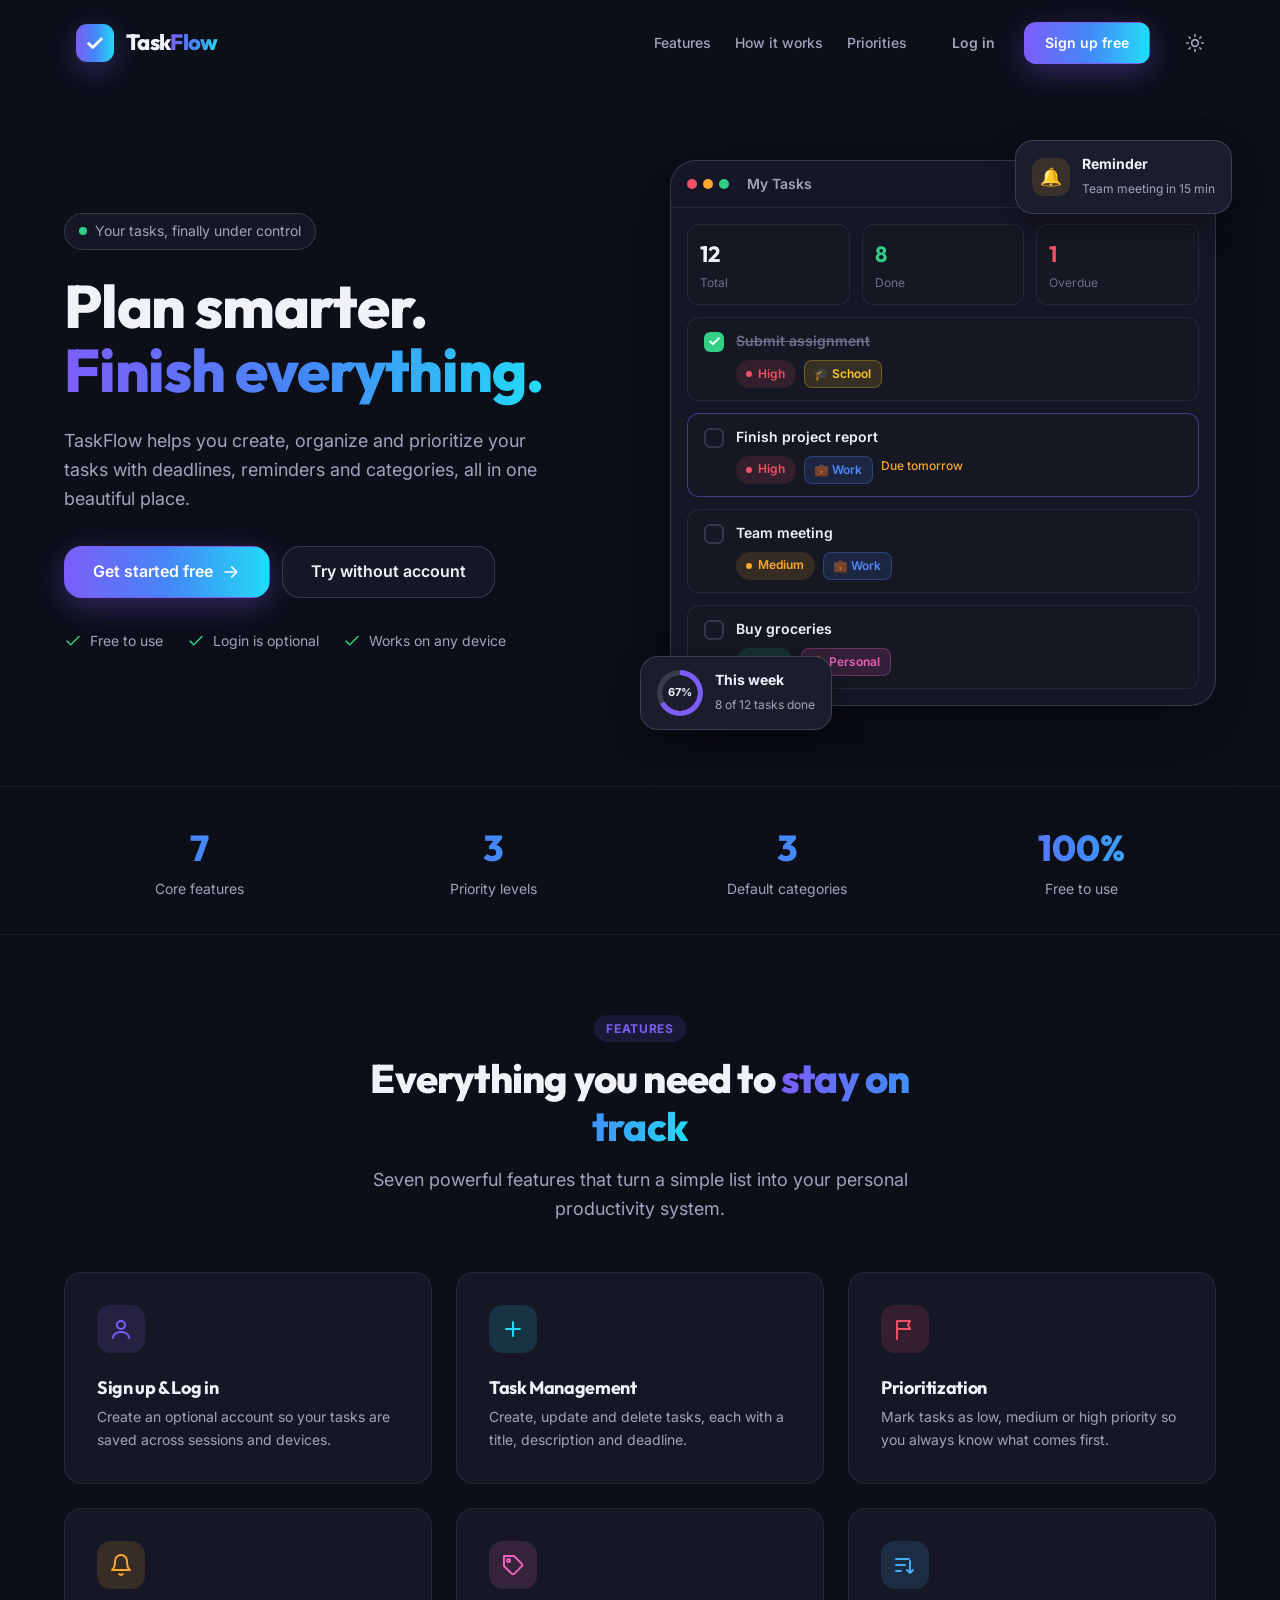
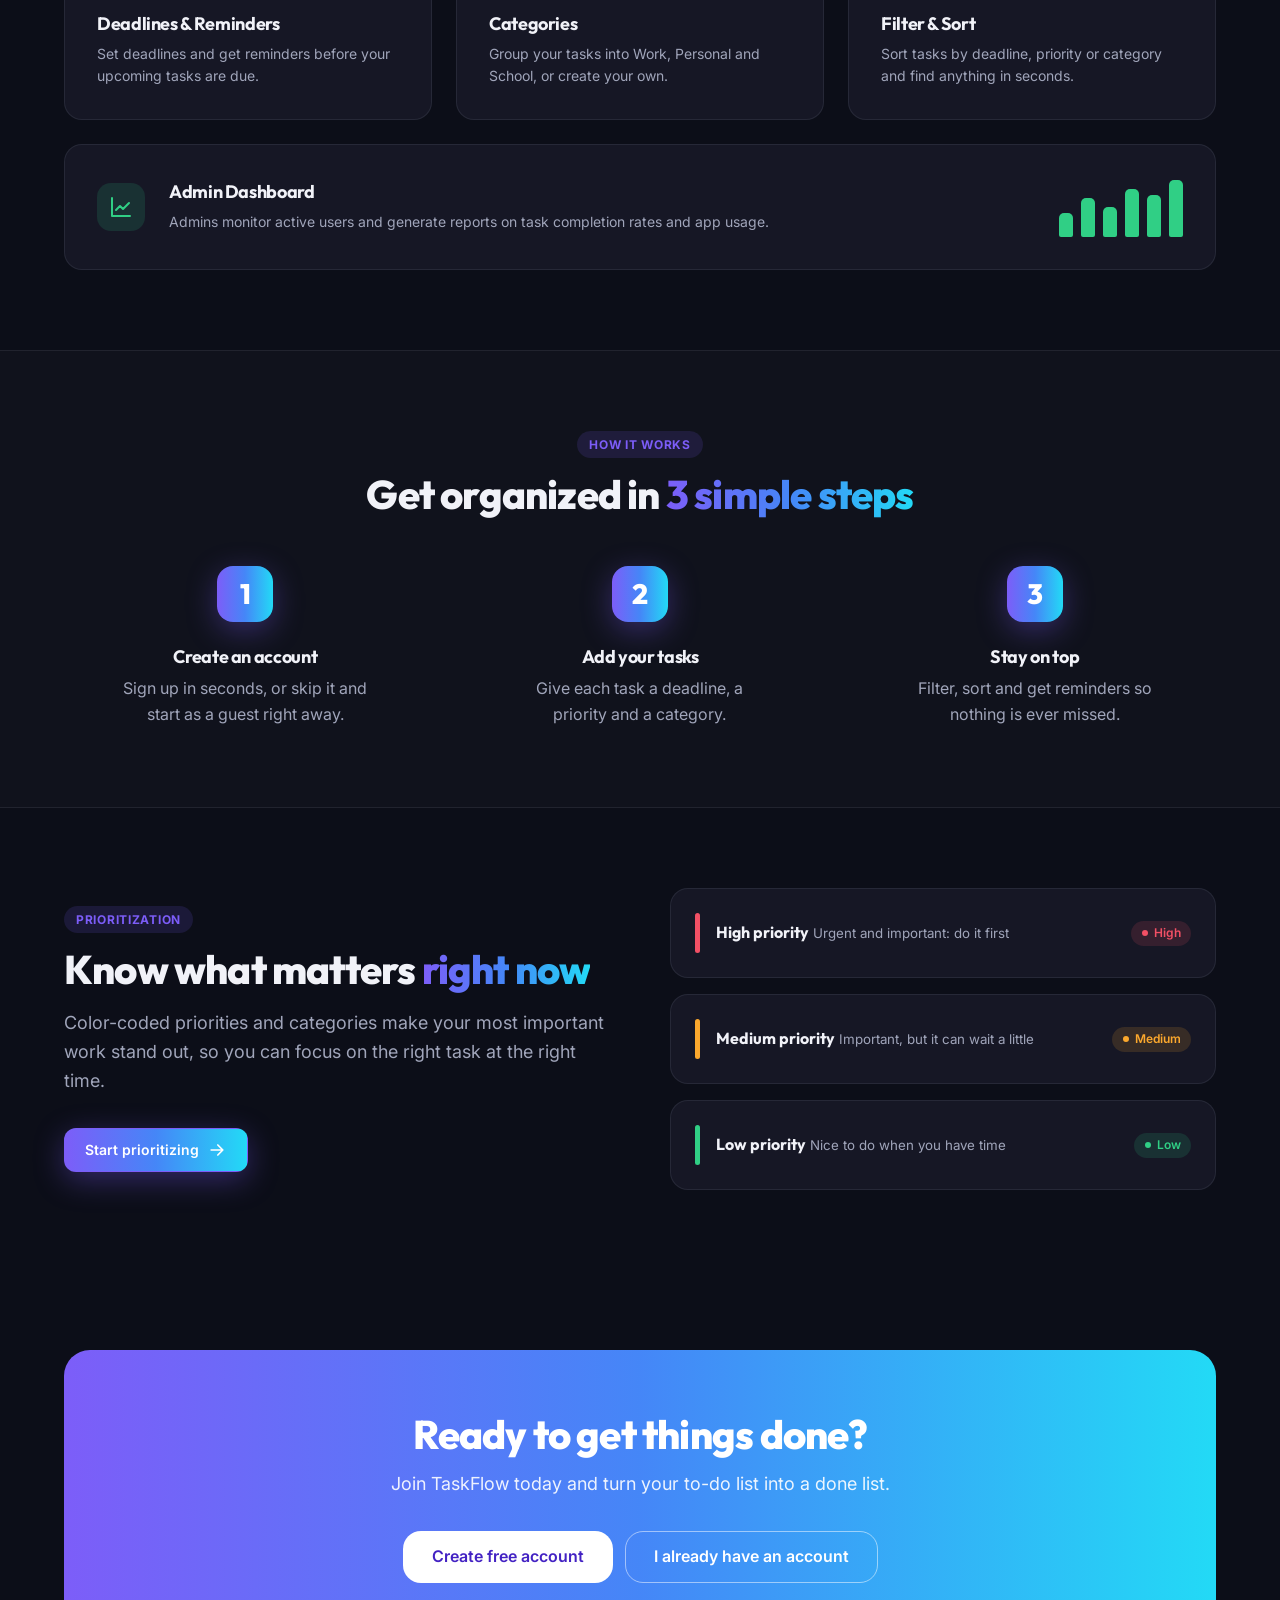
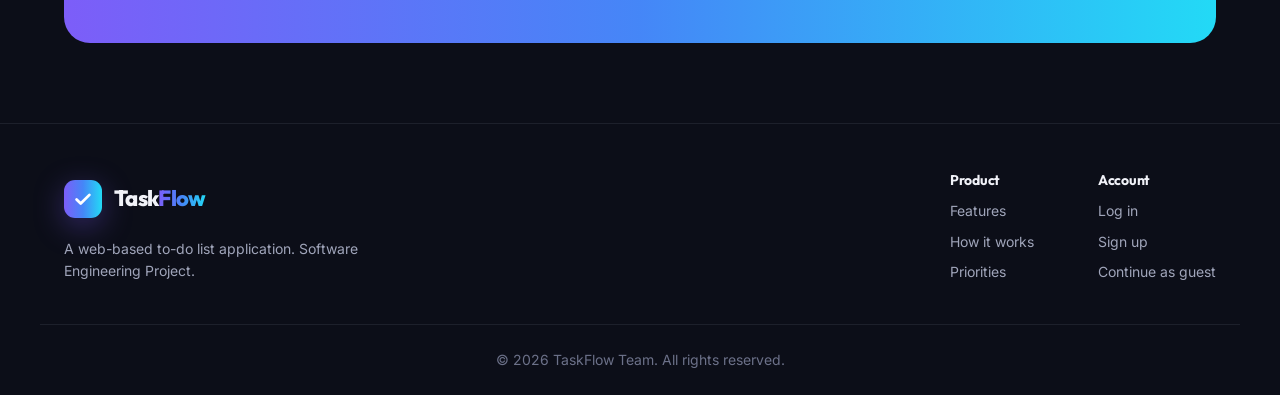
<file: index.html>
<!DOCTYPE html>
<html lang="en" data-theme="dark">
<head>
  <meta charset="UTF-8">
  <meta name="viewport" content="width=device-width, initial-scale=1.0">
  <title>TaskFlow · Organize Your Tasks, Deadlines & Priorities</title>
  <meta name="description" content="TaskFlow is a web-based to-do list app to create, organize and prioritize tasks with deadlines, reminders, categories, filtering and sorting.">
  <link rel="stylesheet" href="css/main.css">
  <link rel="stylesheet" href="css/landing.css">
</head>
<body class="landing">

  <!-- ===================== HEADER ===================== -->
  <header class="site-header" id="site-header">
    <div class="container header-inner">
      <a href="index.html" class="brand" id="header-brand">
        <span class="brand-logo">
          <svg class="icon" viewBox="0 0 24 24"><path d="M5 12.5l4.5 4.5L19 7.5"/></svg>
        </span>
        <span>Task<span class="text-gradient">Flow</span></span>
      </a>

      <nav class="site-nav" id="site-nav" aria-label="Main">
        <a href="#features" class="site-nav-link">Features</a>
        <a href="#how-it-works" class="site-nav-link">How it works</a>
        <a href="#priorities" class="site-nav-link">Priorities</a>
        <div class="site-nav-actions">
          <a href="Pages/login.html" class="btn btn-ghost" id="header-login-btn">Log in</a>
          <a href="Pages/register.html" class="btn btn-primary" id="header-signup-btn">Sign up free</a>
        </div>
      </nav>

      <div class="header-tools">
        <button class="btn-icon" id="theme-toggle" aria-label="Change theme"></button>
        <button class="btn-icon nav-toggle" id="nav-toggle" aria-label="Open menu" aria-expanded="false">
          <svg class="icon" viewBox="0 0 24 24"><path d="M3 6h18M3 12h18M3 18h18"/></svg>
        </button>
      </div>
    </div>
  </header>

  <main>
    <!-- ===================== HERO ===================== -->
    <section class="hero" id="hero">
      <div class="container hero-inner">
        <div class="hero-text">
          <span class="pill reveal">
            <span class="pill-dot"></span> Your tasks, finally under control
          </span>

          <h1 class="hero-title reveal">
            Plan smarter.<br>
            <span class="text-gradient">Finish everything.</span>
          </h1>

          <p class="hero-subtitle reveal">
            TaskFlow helps you create, organize and prioritize your tasks with deadlines,
            reminders and categories, all in one beautiful place.
          </p>

          <div class="hero-actions reveal">
            <a href="Pages/register.html" class="btn btn-primary btn-lg" id="hero-get-started">
              Get started free
              <svg class="icon" viewBox="0 0 24 24"><path d="M5 12h14M13 6l6 6-6 6"/></svg>
            </a>
            <a href="Pages/tasks.html" class="btn btn-secondary btn-lg" id="hero-guest-btn">
              Try without account
            </a>
          </div>

          <ul class="hero-points reveal">
            <li><svg class="icon" viewBox="0 0 24 24"><path d="M20 6L9 17l-5-5"/></svg> Free to use</li>
            <li><svg class="icon" viewBox="0 0 24 24"><path d="M20 6L9 17l-5-5"/></svg> Login is optional</li>
            <li><svg class="icon" viewBox="0 0 24 24"><path d="M20 6L9 17l-5-5"/></svg> Works on any device</li>
          </ul>
        </div>

        <!-- App preview (built with HTML/CSS, no image) -->
        <div class="hero-visual reveal" aria-hidden="true">
          <div class="mockup">
            <div class="mockup-bar">
              <span></span><span></span><span></span>
              <p>My Tasks</p>
            </div>

            <div class="mockup-body">
              <div class="mockup-stats">
                <div><strong>12</strong><small>Total</small></div>
                <div><strong class="text-success">8</strong><small>Done</small></div>
                <div><strong class="text-danger">1</strong><small>Overdue</small></div>
              </div>

              <div class="mockup-task">
                <span class="mockup-check done"></span>
                <div class="mockup-task-info">
                  <p class="done-text">Submit assignment</p>
                  <div class="mockup-meta">
                    <span class="badge badge-high">High</span>
                    <span class="tag" style="--tag-color: var(--cat-school)">🎓 School</span>
                  </div>
                </div>
              </div>

              <div class="mockup-task active">
                <span class="mockup-check"></span>
                <div class="mockup-task-info">
                  <p>Finish project report</p>
                  <div class="mockup-meta">
                    <span class="badge badge-high">High</span>
                    <span class="tag" style="--tag-color: var(--cat-work)">💼 Work</span>
                    <small class="mockup-due">Due tomorrow</small>
                  </div>
                </div>
              </div>

              <div class="mockup-task">
                <span class="mockup-check"></span>
                <div class="mockup-task-info">
                  <p>Team meeting</p>
                  <div class="mockup-meta">
                    <span class="badge badge-medium">Medium</span>
                    <span class="tag" style="--tag-color: var(--cat-work)">💼 Work</span>
                  </div>
                </div>
              </div>

              <div class="mockup-task">
                <span class="mockup-check"></span>
                <div class="mockup-task-info">
                  <p>Buy groceries</p>
                  <div class="mockup-meta">
                    <span class="badge badge-low">Low</span>
                    <span class="tag" style="--tag-color: var(--cat-personal)">🏠 Personal</span>
                  </div>
                </div>
              </div>
            </div>
          </div>

          <!-- Floating cards -->
          <div class="float-card float-reminder">
            <span class="float-icon">🔔</span>
            <div>
              <strong>Reminder</strong>
              <small>Team meeting in 15 min</small>
            </div>
          </div>

          <div class="float-card float-progress">
            <div class="ring" style="--value: 67">
              <span>67%</span>
            </div>
            <div>
              <strong>This week</strong>
              <small>8 of 12 tasks done</small>
            </div>
          </div>
        </div>
      </div>
    </section>

    <!-- ===================== STATS STRIP ===================== -->
    <section class="stats-strip" aria-label="App highlights">
      <div class="container stats-inner">
        <div class="stat-item reveal"><strong data-count="7">0</strong><span>Core features</span></div>
        <div class="stat-item reveal"><strong data-count="3">0</strong><span>Priority levels</span></div>
        <div class="stat-item reveal"><strong data-count="3">0</strong><span>Default categories</span></div>
        <div class="stat-item reveal"><strong data-count="100" data-suffix="%">0</strong><span>Free to use</span></div>
      </div>
    </section>

    <!-- ===================== FEATURES ===================== -->
    <section class="section" id="features">
      <div class="container">
        <div class="section-head reveal">
          <span class="section-label">Features</span>
          <h2 class="section-title">Everything you need to <span class="text-gradient">stay on track</span></h2>
          <p class="section-text">Seven powerful features that turn a simple list into your personal productivity system.</p>
        </div>

        <div class="features-grid">
          <article class="feature-card reveal" style="--feature-color: var(--primary)">
            <div class="feature-icon">
              <svg class="icon" viewBox="0 0 24 24"><circle cx="12" cy="8" r="4"/><path d="M4 21c0-4 4-6 8-6s8 2 8 6"/></svg>
            </div>
            <h3>Sign up &amp; Log in</h3>
            <p>Create an optional account so your tasks are saved across sessions and devices.</p>
          </article>

          <article class="feature-card reveal" style="--feature-color: var(--accent)">
            <div class="feature-icon">
              <svg class="icon" viewBox="0 0 24 24"><path d="M12 5v14M5 12h14"/></svg>
            </div>
            <h3>Task Management</h3>
            <p>Create, update and delete tasks, each with a title, description and deadline.</p>
          </article>

          <article class="feature-card reveal" style="--feature-color: var(--danger)">
            <div class="feature-icon">
              <svg class="icon" viewBox="0 0 24 24"><path d="M4 22V4M4 4h13l-2 4 2 4H4"/></svg>
            </div>
            <h3>Prioritization</h3>
            <p>Mark tasks as low, medium or high priority so you always know what comes first.</p>
          </article>

          <article class="feature-card reveal" style="--feature-color: var(--warning)">
            <div class="feature-icon">
              <svg class="icon" viewBox="0 0 24 24"><path d="M18 8a6 6 0 0 0-12 0c0 7-3 9-3 9h18s-3-2-3-9M13.7 21a2 2 0 0 1-3.4 0"/></svg>
            </div>
            <h3>Deadlines &amp; Reminders</h3>
            <p>Set deadlines and get reminders before your upcoming tasks are due.</p>
          </article>

          <article class="feature-card reveal" style="--feature-color: var(--cat-personal)">
            <div class="feature-icon">
              <svg class="icon" viewBox="0 0 24 24"><path d="M20.6 13.4l-7.2 7.2a2 2 0 0 1-2.8 0L3 13V3h10l7.6 7.6a2 2 0 0 1 0 2.8z"/><circle cx="7.5" cy="7.5" r="1.5"/></svg>
            </div>
            <h3>Categories</h3>
            <p>Group your tasks into Work, Personal and School, or create your own.</p>
          </article>

          <article class="feature-card reveal" style="--feature-color: var(--info)">
            <div class="feature-icon">
              <svg class="icon" viewBox="0 0 24 24"><path d="M3 6h13M3 12h9M3 18h5M17 8V20M14 17l3 3 3-3"/></svg>
            </div>
            <h3>Filter &amp; Sort</h3>
            <p>Sort tasks by deadline, priority or category and find anything in seconds.</p>
          </article>

          <article class="feature-card feature-wide reveal" style="--feature-color: var(--success)">
            <div class="feature-icon">
              <svg class="icon" viewBox="0 0 24 24"><path d="M3 3v18h18"/><path d="M7 15l4-4 3 3 6-6"/></svg>
            </div>
            <div>
              <h3>Admin Dashboard</h3>
              <p>Admins monitor active users and generate reports on task completion rates and app usage.</p>
            </div>
            <div class="mini-chart" aria-hidden="true">
              <span style="--h: 40%"></span>
              <span style="--h: 65%"></span>
              <span style="--h: 50%"></span>
              <span style="--h: 80%"></span>
              <span style="--h: 70%"></span>
              <span style="--h: 95%"></span>
            </div>
          </article>
        </div>
      </div>
    </section>

    <!-- ===================== HOW IT WORKS ===================== -->
    <section class="section section-alt" id="how-it-works">
      <div class="container">
        <div class="section-head reveal">
          <span class="section-label">How it works</span>
          <h2 class="section-title">Get organized in <span class="text-gradient">3 simple steps</span></h2>
        </div>

        <ol class="steps">
          <li class="step reveal">
            <span class="step-number">1</span>
            <h3>Create an account</h3>
            <p>Sign up in seconds, or skip it and start as a guest right away.</p>
          </li>
          <li class="step reveal">
            <span class="step-number">2</span>
            <h3>Add your tasks</h3>
            <p>Give each task a deadline, a priority and a category.</p>
          </li>
          <li class="step reveal">
            <span class="step-number">3</span>
            <h3>Stay on top</h3>
            <p>Filter, sort and get reminders so nothing is ever missed.</p>
          </li>
        </ol>
      </div>
    </section>

    <!-- ===================== PRIORITIES SHOWCASE ===================== -->
    <section class="section" id="priorities">
      <div class="container showcase">
        <div class="showcase-text reveal">
          <span class="section-label">Prioritization</span>
          <h2 class="section-title">Know what matters <span class="text-gradient">right now</span></h2>
          <p class="section-text">
            Color-coded priorities and categories make your most important work stand out,
            so you can focus on the right task at the right time.
          </p>
          <a href="Pages/register.html" class="btn btn-primary" id="showcase-btn">
            Start prioritizing
            <svg class="icon" viewBox="0 0 24 24"><path d="M5 12h14M13 6l6 6-6 6"/></svg>
          </a>
        </div>

        <div class="priority-stack reveal">
          <div class="priority-row" style="--row-color: var(--priority-high)">
            <span class="priority-bar"></span>
            <div>
              <strong>High priority</strong>
              <small>Urgent and important: do it first</small>
            </div>
            <span class="badge badge-high">High</span>
          </div>
          <div class="priority-row" style="--row-color: var(--priority-medium)">
            <span class="priority-bar"></span>
            <div>
              <strong>Medium priority</strong>
              <small>Important, but it can wait a little</small>
            </div>
            <span class="badge badge-medium">Medium</span>
          </div>
          <div class="priority-row" style="--row-color: var(--priority-low)">
            <span class="priority-bar"></span>
            <div>
              <strong>Low priority</strong>
              <small>Nice to do when you have time</small>
            </div>
            <span class="badge badge-low">Low</span>
          </div>
        </div>
      </div>
    </section>

    <!-- ===================== CALL TO ACTION ===================== -->
    <section class="section" id="cta">
      <div class="container">
        <div class="cta-box reveal">
          <h2>Ready to get things done?</h2>
          <p>Join TaskFlow today and turn your to-do list into a done list.</p>
          <div class="hero-actions">
            <a href="Pages/register.html" class="btn btn-lg cta-btn" id="cta-signup-btn">Create free account</a>
            <a href="Pages/login.html" class="btn btn-lg cta-btn-outline" id="cta-login-btn">I already have an account</a>
          </div>
        </div>
      </div>
    </section>
  </main>

  <!-- ===================== FOOTER ===================== -->
  <footer class="site-footer">
    <div class="container footer-inner">
      <div>
        <a href="index.html" class="brand">
          <span class="brand-logo">
            <svg class="icon" viewBox="0 0 24 24"><path d="M5 12.5l4.5 4.5L19 7.5"/></svg>
          </span>
          <span>Task<span class="text-gradient">Flow</span></span>
        </a>
        <p class="footer-text">A web-based to-do list application. Software Engineering Project.</p>
      </div>

      <div class="footer-links">
        <div>
          <h4>Product</h4>
          <a href="#features">Features</a>
          <a href="#how-it-works">How it works</a>
          <a href="#priorities">Priorities</a>
        </div>
        <div>
          <h4>Account</h4>
          <a href="Pages/login.html">Log in</a>
          <a href="Pages/register.html">Sign up</a>
          <a href="Pages/tasks.html">Continue as guest</a>
        </div>
      </div>
    </div>
    <div class="container footer-bottom">
      <p>© <span id="year"></span> TaskFlow Team. All rights reserved.</p>
    </div>
  </footer>

  <script src="js/layout.js"></script>
  <script src="js/landing.js"></script>
</body>
</html>
</file>
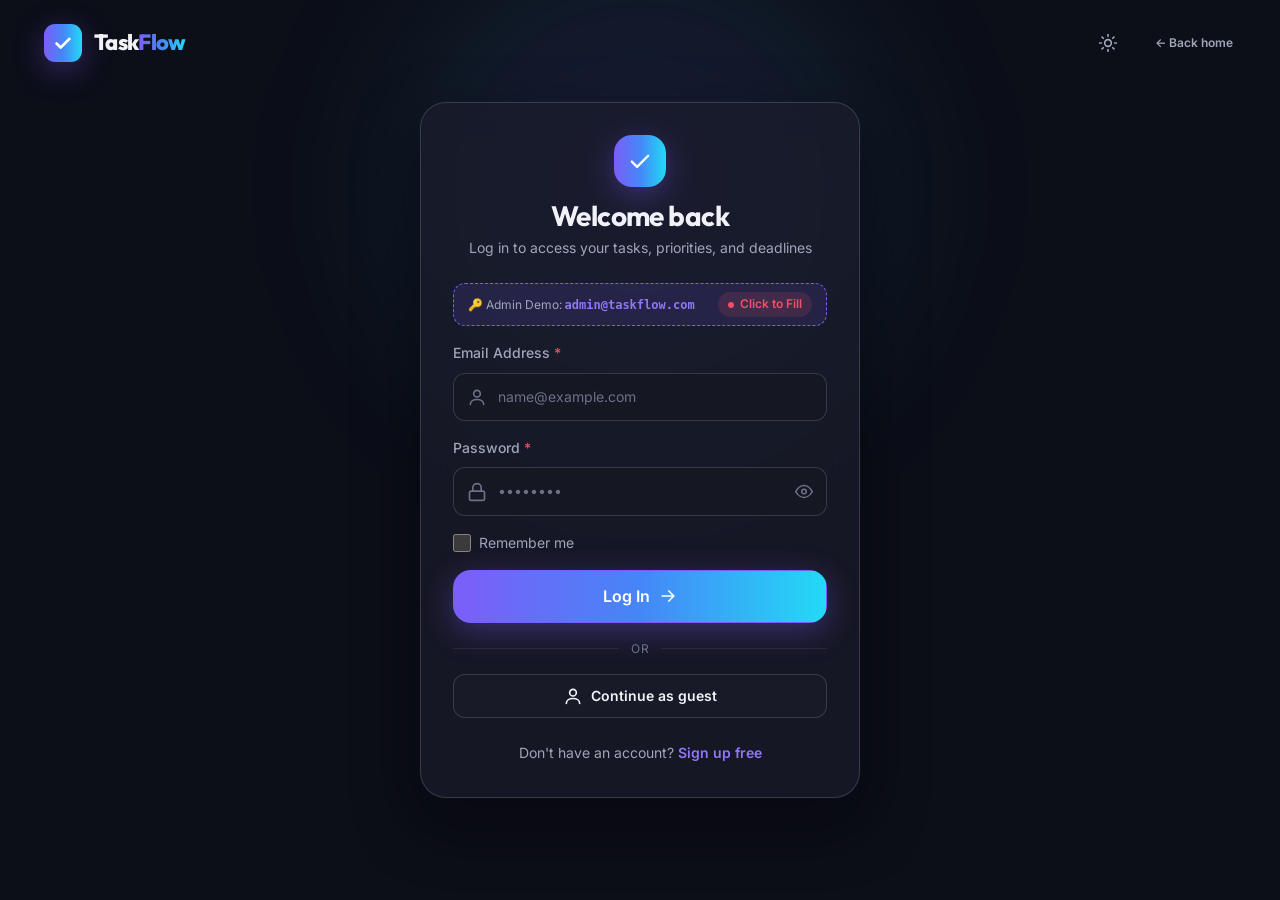
<file: Pages/admin.html>
<!DOCTYPE html>
<html lang="en" data-theme="dark">
<head>
  <meta charset="UTF-8">
  <meta name="viewport" content="width=device-width, initial-scale=1.0">
  <title>Admin Dashboard · TaskFlow</title>
  <link rel="stylesheet" href="../css/main.css">
  <link rel="stylesheet" href="../css/admin.css">
</head>
<body>

  <div class="app-layout">
    <aside id="sidebar" class="sidebar"></aside>
    <div class="app-main">
      <header id="topbar" class="topbar"></header>
      <main class="main-content">

        <!-- ── Page Header ── -->
        <section class="page-header">
          <div>
            <h1 class="page-title">Admin Dashboard</h1>
            <p class="page-subtitle">Monitor registered accounts, task performance, and system activity.</p>
          </div>
          <div class="admin-header-actions">
            <span class="admin-badge-live">
              <span class="pulse-dot"></span> Live Analytics
            </span>
            <button type="button" class="btn btn-secondary btn-sm" id="refresh-admin-btn">
              <svg class="icon" viewBox="0 0 24 24"><path d="M21.5 2v6h-6M21.34 15.57a10 10 0 1 1-.57-8.38l5.67-5.67"/></svg>
              Refresh
            </button>
          </div>
        </section>

        <!-- ── 1. Admin Stats Cards (#admin-stats) ── -->
        <section class="grid grid-4" id="admin-stats" aria-label="System overview statistics">
          <!-- Total Users -->
          <article class="card stat-card admin-stat-card" style="--stat-accent: var(--primary)">
            <div class="admin-stat-top">
              <span class="stat-label">Total Users</span>
              <div class="admin-stat-icon">
                <svg class="icon" viewBox="0 0 24 24"><circle cx="9" cy="8" r="4"/><path d="M2 21c0-4 3-6 7-6s7 2 7 6M16 4a4 4 0 0 1 0 8M22 21c0-3-2-5-4-5.6"/></svg>
              </div>
            </div>
            <strong class="stat-value" id="total-users">0</strong>
            <div class="admin-stat-trend">
              <span>Registered accounts</span>
            </div>
          </article>

          <!-- Active Users (last 7 days) -->
          <article class="card stat-card admin-stat-card" style="--stat-accent: var(--success)">
            <div class="admin-stat-top">
              <span class="stat-label">Active Users</span>
              <div class="admin-stat-icon">
                <svg class="icon" viewBox="0 0 24 24"><circle cx="12" cy="12" r="10"/><path d="M12 6v6l4 2"/></svg>
              </div>
            </div>
            <strong class="stat-value" id="active-users">0</strong>
            <div class="admin-stat-trend positive">
              <span>Logged in last 7 days</span>
            </div>
          </article>

          <!-- Total Tasks -->
          <article class="card stat-card admin-stat-card" style="--stat-accent: var(--accent)">
            <div class="admin-stat-top">
              <span class="stat-label">Total Tasks</span>
              <div class="admin-stat-icon">
                <svg class="icon" viewBox="0 0 24 24"><path d="M9 6h11M9 12h11M9 18h11"/><path d="M3.5 6l1.5 1.5L7.5 5M3.5 12l1.5 1.5 2.5-2.5M3.5 18l1.5 1.5 2.5-2.5"/></svg>
              </div>
            </div>
            <strong class="stat-value" id="total-tasks">0</strong>
            <div class="admin-stat-trend">
              <span>Across all user accounts</span>
            </div>
          </article>

          <!-- Completion Rate -->
          <article class="card stat-card admin-stat-card" style="--stat-accent: var(--warning)">
            <div class="admin-stat-top">
              <span class="stat-label">Completion Rate</span>
              <div class="admin-stat-icon">
                <svg class="icon" viewBox="0 0 24 24"><path d="M22 11.08V12a10 10 0 1 1-5.93-9.14"/><path d="M22 4L12 14.01l-3-3"/></svg>
              </div>
            </div>
            <strong class="stat-value" id="completion-rate">0%</strong>
            <div class="admin-stat-trend">
              <span>Overall finished tasks</span>
            </div>
          </article>
        </section>

        <!-- ── 2. Charts Section (#charts) ── -->
        <section id="charts" aria-label="Visual analytics charts">
          <!-- Completion Rate & Status Bar Chart -->
          <div class="card chart-card">
            <div class="chart-card-header">
              <div>
                <h3 class="chart-card-title">
                  <svg class="icon" viewBox="0 0 24 24"><path d="M3 3v18h18"/><path d="M7 15l4-4 3 3 6-6"/></svg>
                  Task Status Breakdown
                </h3>
                <p class="chart-card-subtitle">Completed, pending, and overdue tasks</p>
              </div>
            </div>
            <div class="canvas-container">
              <canvas id="completion-chart" aria-label="Completion rate bar chart" role="img"></canvas>
            </div>
            <div class="chart-legend">
              <div class="chart-legend-item">
                <span class="chart-legend-dot" style="background:#10b981"></span>
                <span>Completed</span>
              </div>
              <div class="chart-legend-item">
                <span class="chart-legend-dot" style="background:#5684f4"></span>
                <span>Pending</span>
              </div>
              <div class="chart-legend-item">
                <span class="chart-legend-dot" style="background:#ef4444"></span>
                <span>Overdue</span>
              </div>
            </div>
          </div>

          <!-- Tasks per Category Chart -->
          <div class="card chart-card">
            <div class="chart-card-header">
              <div>
                <h3 class="chart-card-title">
                  <svg class="icon" viewBox="0 0 24 24"><path d="M20.6 13.4l-7.2 7.2a2 2 0 0 1-2.8 0L3 13V3h10l7.6 7.6a2 2 0 0 1 0 2.8z"/><circle cx="7.5" cy="7.5" r="1.5"/></svg>
                  Tasks by Category
                </h3>
                <p class="chart-card-subtitle">Distribution across workspace categories</p>
              </div>
            </div>
            <div class="canvas-container">
              <canvas id="category-chart" aria-label="Tasks per category chart" role="img"></canvas>
            </div>
            <div class="chart-legend" id="category-chart-legend"></div>
          </div>

          <!-- Tasks per Priority Chart -->
          <div class="card chart-card">
            <div class="chart-card-header">
              <div>
                <h3 class="chart-card-title">
                  <svg class="icon" viewBox="0 0 24 24"><path d="M4 22V4M4 4h13l-2 4 2 4H4"/></svg>
                  Tasks by Priority
                </h3>
                <p class="chart-card-subtitle">High, medium, and low urgency tasks</p>
              </div>
            </div>
            <div class="canvas-container">
              <canvas id="priority-chart" aria-label="Tasks per priority chart" role="img"></canvas>
            </div>
            <div class="chart-legend" id="priority-chart-legend"></div>
          </div>
        </section>

        <!-- ── 3. Users Table Section (#users-table) ── -->
        <section class="card" id="users-table" aria-label="User accounts table">
          <div class="section-header-row">
            <div class="section-heading-group">
              <div class="flex items-center gap-2">
                <h2>Registered Accounts</h2>
                <span class="badge badge-low" id="users-count-badge">0 users</span>
              </div>
              <p>Overview of all user profiles, registration dates, activity, and task progress.</p>
            </div>
            <div class="table-search-bar">
              <div class="input-wrapper" style="width: 100%;">
                <svg class="icon" viewBox="0 0 24 24"><circle cx="11" cy="11" r="7"/><path d="m21 21-4.3-4.3"/></svg>
                <input 
                  type="search" 
                  id="user-search" 
                  class="input" 
                  placeholder="Search users by name or email…" 
                  autocomplete="off"
                >
              </div>
              <button type="button" class="btn btn-primary btn-sm" id="create-user-btn">
                <svg class="icon" viewBox="0 0 24 24"><path d="M12 5v14M5 12h14"/></svg>
                Add User
              </button>
            </div>
          </div>

          <div class="table-responsive">
            <table class="admin-data-table">
              <thead>
                <tr>
                  <th>User</th>
                  <th>Role</th>
                  <th>Registered</th>
                  <th>Last Login</th>
                  <th>Tasks</th>
                  <th>Completed %</th>
                  <th class="text-right">Actions</th>
                </tr>
              </thead>
              <tbody id="users-table-body">
                <!-- Injected dynamically via js/admin.js -->
              </tbody>
            </table>
          </div>
        </section>

        <!-- ── 4. Report Section (#report-section) ── -->
        <section class="card" id="report-section" aria-label="Report export tools">
          <div class="section-header-row">
            <div class="section-heading-group">
              <div class="flex items-center gap-2">
                <h2>Generate &amp; Export Report</h2>
                <span class="badge badge-primary no-dot">CSV Data</span>
              </div>
              <p>Filter task records by creation and deadline date range, then download a comprehensive CSV audit report.</p>
            </div>
          </div>

          <!-- Date Range Picker & Export Form -->
          <div class="report-controls-grid">
            <div class="form-group">
              <label class="label" for="report-start-date">From Date</label>
              <div class="input-wrapper">
                <svg class="icon" viewBox="0 0 24 24"><rect x="3" y="4" width="18" height="18" rx="2"/><path d="M16 2v4M8 2v4M3 10h18"/></svg>
                <input type="date" id="report-start-date" class="input">
              </div>
            </div>

            <div class="form-group">
              <label class="label" for="report-end-date">To Date</label>
              <div class="input-wrapper">
                <svg class="icon" viewBox="0 0 24 24"><rect x="3" y="4" width="18" height="18" rx="2"/><path d="M16 2v4M8 2v4M3 10h18"/></svg>
                <input type="date" id="report-end-date" class="input">
              </div>
            </div>

            <button type="button" class="btn btn-primary" id="export-csv-btn">
              <svg class="icon" viewBox="0 0 24 24"><path d="M21 15v4a2 2 0 0 1-2 2H5a2 2 0 0 1-2-2v-4M7 10l5 5 5-5M12 15V3"/></svg>
              Download CSV Report
            </button>
          </div>

          <!-- Quick Presets -->
          <div class="report-presets">
            <span class="text-xs text-muted" style="align-self: center;">Quick ranges:</span>
            <button type="button" class="report-preset-btn active" data-report-preset="30days">Last 30 Days</button>
            <button type="button" class="report-preset-btn" data-report-preset="7days">Last 7 Days</button>
            <button type="button" class="report-preset-btn" data-report-preset="all">All Time</button>
          </div>

          <!-- Summary Box -->
          <div class="report-summary-box" id="report-summary-box">
            <span id="report-summary-text">Ready to export tasks matching selected range.</span>
            <span class="text-xs text-muted">Format: RFC 4180 CSV Standard</span>
          </div>
        </section>

      </main>
    </div>
  </div>

  <!-- ── User Tasks Detail Modal ── -->
  <div class="modal-overlay" id="user-tasks-modal" role="dialog" aria-modal="true" aria-hidden="true">
    <div class="modal modal-lg">
      <div class="modal-header">
        <div>
          <h3 id="user-tasks-modal-title">User Tasks</h3>
        </div>
        <button class="btn-icon" data-close-modal aria-label="Close modal">
          <svg class="icon" viewBox="0 0 24 24"><path d="M18 6L6 18M6 6l12 12"/></svg>
        </button>
      </div>
      <div class="modal-body" id="user-tasks-modal-content">
        <!-- Injected dynamically -->
      </div>
      <div class="modal-footer">
        <button class="btn btn-secondary" data-close-modal>Close</button>
      </div>
    </div>
  </div>

  <!-- ── Create User Modal ── -->
  <div class="modal-overlay" id="create-user-modal" role="dialog" aria-modal="true" aria-hidden="true">
    <div class="modal">
      <div class="modal-header">
        <div>
          <h3>Create New User</h3>
          <p class="text-sm text-muted">Register a new account directly in the system.</p>
        </div>
        <button class="btn-icon" data-close-modal aria-label="Close modal">
          <svg class="icon" viewBox="0 0 24 24"><path d="M18 6L6 18M6 6l12 12"/></svg>
        </button>
      </div>
      <form id="create-user-form" class="form">
        <div class="modal-body">
          <div class="form-group">
            <label class="label" for="new-user-name">Full Name <span class="required">*</span></label>
            <input type="text" id="new-user-name" class="input" placeholder="e.g. Sarah Connor" required>
          </div>
          <div class="form-group">
            <label class="label" for="new-user-email">Email Address <span class="required">*</span></label>
            <input type="email" id="new-user-email" class="input" placeholder="user@taskflow.com" required>
          </div>
          <div class="form-group">
            <label class="label" for="new-user-password">Password <span class="required">*</span></label>
            <input type="password" id="new-user-password" class="input" placeholder="At least 6 characters" minlength="6" required>
          </div>
          <div class="form-group">
            <label class="label" for="new-user-role">Account Role <span class="required">*</span></label>
            <select id="new-user-role" class="select">
              <option value="user">Member (Standard User)</option>
              <option value="admin">Administrator</option>
            </select>
          </div>
        </div>
        <div class="modal-footer">
          <button type="button" class="btn btn-secondary" data-close-modal>Cancel</button>
          <button type="submit" class="btn btn-primary" id="save-new-user-btn">Create User</button>
        </div>
      </form>
    </div>
  </div>

  <!-- ── Edit User Modal ── -->
  <div class="modal-overlay" id="edit-user-modal" role="dialog" aria-modal="true" aria-hidden="true">
    <div class="modal">
      <div class="modal-header">
        <div>
          <h3>Edit User Account</h3>
          <p class="text-sm text-muted">Update user details, permissions, and role.</p>
        </div>
        <button class="btn-icon" data-close-modal aria-label="Close modal">
          <svg class="icon" viewBox="0 0 24 24"><path d="M18 6L6 18M6 6l12 12"/></svg>
        </button>
      </div>
      <form id="edit-user-form" class="form">
        <input type="hidden" id="edit-user-id">
        <div class="modal-body">
          <div class="form-group">
            <label class="label" for="edit-user-name">Full Name <span class="required">*</span></label>
            <input type="text" id="edit-user-name" class="input" required>
          </div>
          <div class="form-group">
            <label class="label" for="edit-user-email">Email Address <span class="required">*</span></label>
            <input type="email" id="edit-user-email" class="input" required>
          </div>
          <div class="form-group">
            <label class="label" for="edit-user-role">Account Role <span class="required">*</span></label>
            <select id="edit-user-role" class="select">
              <option value="user">Member (Standard User)</option>
              <option value="admin">Administrator</option>
            </select>
          </div>
          <div class="form-group">
            <label class="label" for="edit-user-password">Reset Password (leave empty to keep current)</label>
            <input type="password" id="edit-user-password" class="input" placeholder="Enter new password (optional)" minlength="6">
          </div>
        </div>
        <div class="modal-footer">
          <button type="button" class="btn btn-secondary" data-close-modal>Cancel</button>
          <button type="submit" class="btn btn-primary" id="save-edit-user-btn">Save Changes</button>
        </div>
      </form>
    </div>
  </div>

  <div class="bg-glow" aria-hidden="true"></div>

  <!-- Core Scripts -->
  <script src="../js/layout.js"></script>
  <script src="../js/auth.js"></script>
  <script src="../js/category-data.js"></script>
  <script src="../js/task-actions.js"></script>
  <script src="../js/admin.js"></script>
  <script>
    initPage('admin', 'Admin Dashboard', 'Monitor users & tasks');
    initAdminDashboard();
  </script>
</body>
</html>
</file>
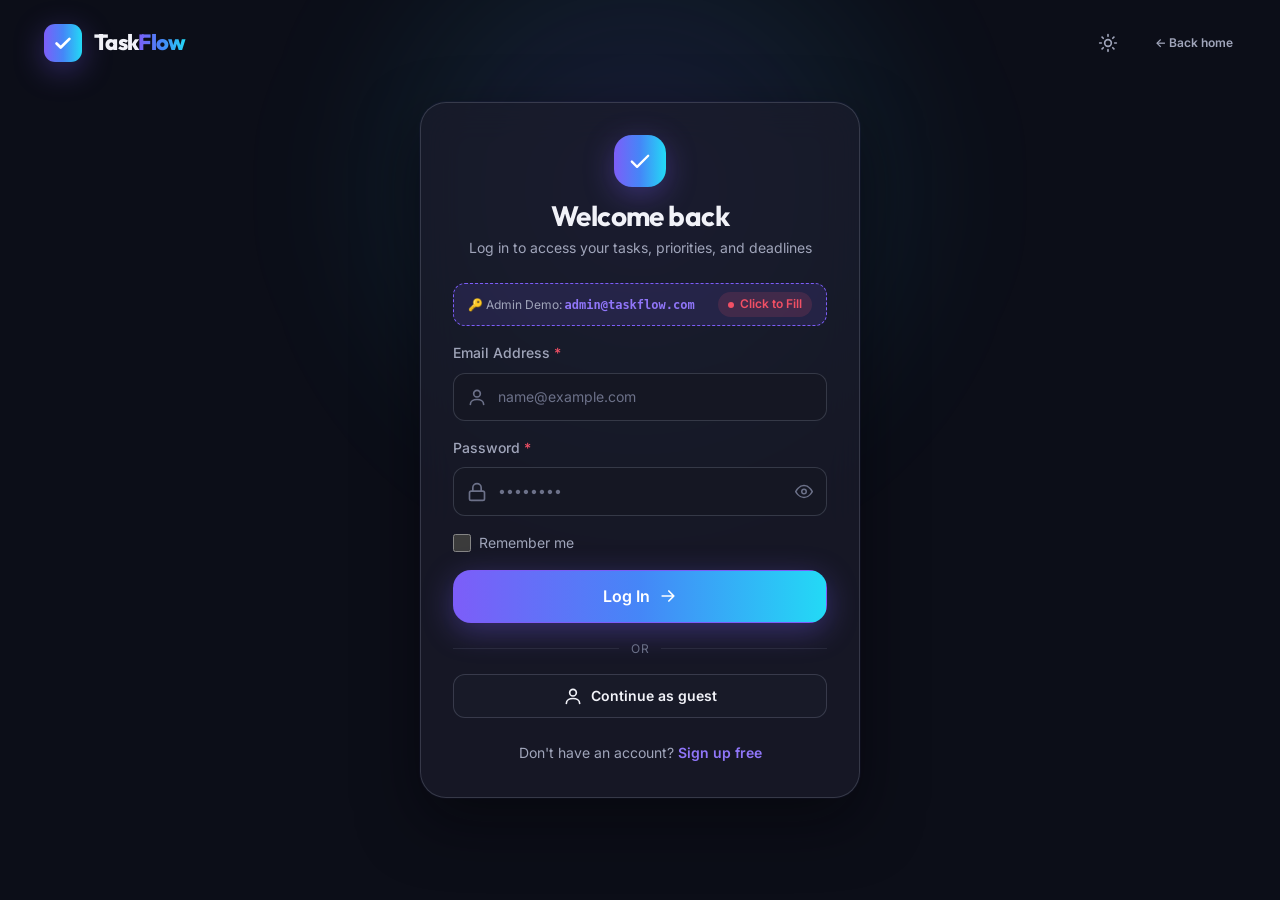
<file: Pages/calendar.html>
<!DOCTYPE html>
<html lang="en" data-theme="dark">
<head>
  <meta charset="UTF-8">
  <meta name="viewport" content="width=device-width, initial-scale=1.0">
  <title>Calendar · TaskFlow</title>
  <link rel="stylesheet" href="../css/main.css">
  <link rel="stylesheet" href="../css/task-card.css">
  <link rel="stylesheet" href="../css/calendar.css">
</head>
<body>

  <div class="app-layout">
    <aside id="sidebar" class="sidebar"></aside>
    <div class="app-main">
      <header id="topbar" class="topbar"></header>
      <main class="main-content">
        <section class="page-header">
          <div>
            <h1 class="page-title">Calendar</h1>
            <p class="page-subtitle">See the deadlines coming up for your tasks.</p>
          </div>
          <div class="calendar-header-actions">
            <!-- User filter for admin -->
            <div id="calendar-user-filter-wrapper" class="calendar-user-filter-wrapper" style="display: none;">
              <label for="calendar-user-filter" class="text-xs text-muted" style="white-space: nowrap;">User Tasks:</label>
              <select id="calendar-user-filter" class="select select-sm" style="min-width: 170px;">
                <option value="all">All Users (Admin View)</option>
              </select>
            </div>
            <a class="btn btn-primary" href="task-form.html">Add task</a>
          </div>
        </section>

        <section class="calendar-layout">
          <div class="card calendar-card">
            <div class="calendar-header" id="calendar-header">
              <div class="calendar-title-group">
                <div class="calendar-dropdown-selectors">
                  <h2 id="month-title" class="sr-only"></h2>
                  <select id="quick-month-select" class="select select-sm month-select-dropdown" aria-label="Select month">
                    <option value="0">January</option>
                    <option value="1">February</option>
                    <option value="2">March</option>
                    <option value="3">April</option>
                    <option value="4">May</option>
                    <option value="5">June</option>
                    <option value="6">July</option>
                    <option value="7">August</option>
                    <option value="8">September</option>
                    <option value="9">October</option>
                    <option value="10">November</option>
                    <option value="11">December</option>
                  </select>
                  <select id="quick-year-select" class="select select-sm year-select-dropdown" aria-label="Select year">
                    <!-- Populated dynamically via js/calendar.js -->
                  </select>
                </div>
                <p class="text-muted text-sm mt-1">Select a day or jump directly to any date.</p>
              </div>

              <div class="calendar-nav-controls">
                <!-- Jump to Day Native Picker -->
                <div class="calendar-jump-wrapper" title="Jump directly to any day">
                  <svg class="icon" viewBox="0 0 24 24"><rect x="3" y="4" width="18" height="18" rx="2"/><path d="M16 2v4M8 2v4M3 10h18"/></svg>
                  <input type="date" id="calendar-quick-jump" class="calendar-jump-input" title="Jump to any date">
                </div>

                <div class="calendar-nav">
                  <button class="btn btn-secondary btn-sm" type="button" id="today-btn">Today</button>
                  <button class="btn-icon" type="button" id="prev-month" aria-label="Previous month" title="Previous month">
                    <svg class="icon" viewBox="0 0 24 24" aria-hidden="true"><path d="m15 18-6-6 6-6"/></svg>
                  </button>
                  <button class="btn-icon" type="button" id="next-month" aria-label="Next month" title="Next month">
                    <svg class="icon" viewBox="0 0 24 24" aria-hidden="true"><path d="m9 18 6-6-6-6"/></svg>
                  </button>
                </div>
              </div>
            </div>


            <div class="calendar-grid" id="calendar-grid" role="grid" aria-label="Monthly calendar"></div>
            <div class="calendar-legend" aria-label="Priority legend">
              <span><i class="priority-dot high"></i> High priority</span>
              <span><i class="priority-dot medium"></i> Medium priority</span>
              <span><i class="priority-dot low"></i> Low priority</span>
            </div>
          </div>

          <aside class="calendar-side">
            <section class="card day-panel">
              <div class="card-header">
                <h2 class="card-title" id="day-panel-title">Tasks for today</h2>
                <span class="badge badge-primary no-dot" id="day-task-count">0 tasks</span>
              </div>
              <div class="calendar-task-list" id="day-panel" aria-live="polite"></div>
            </section>
            <section class="card upcoming-panel" id="upcoming">
              <div class="card-header">
                <h2 class="card-title">Upcoming deadlines</h2>
                <span class="text-xs text-muted">Next 7 days</span>
              </div>
              <div class="upcoming-list" id="upcoming-list" aria-live="polite"></div>
            </section>
          </aside>
        </section>
      </main>
    </div>
  </div>

  <div class="bg-glow" aria-hidden="true"></div>
  <script src="../js/layout.js"></script>
  <script src="../js/auth.js"></script>
  <script src="../js/category-data.js"></script>
  <script src="../js/task-actions.js"></script>
  <script src="../js/calendar.js"></script>
  <script>
    initPage('calendar', 'Calendar', 'See your deadlines');
    initCalendarPage();
  </script>
</body>
</html>
</file>
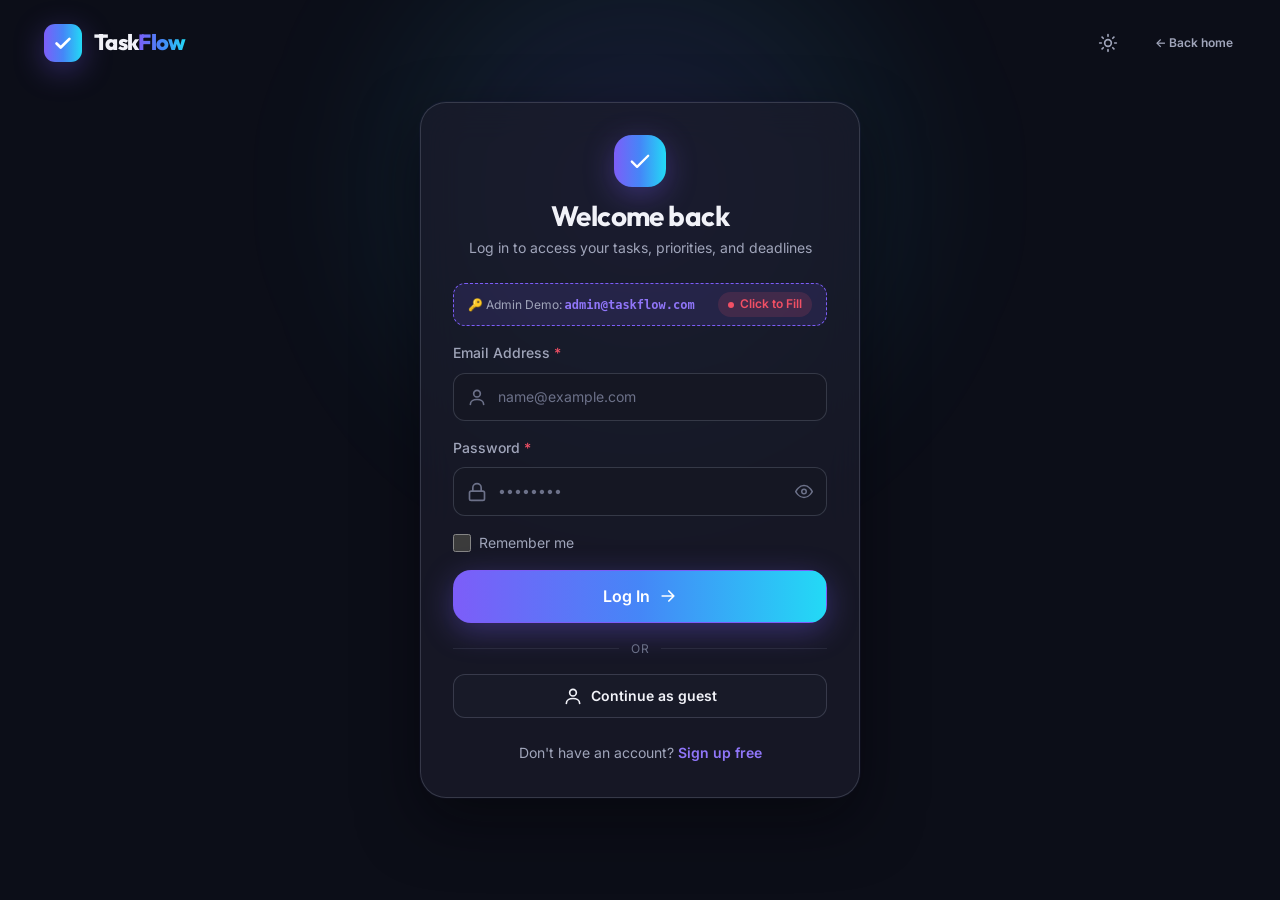
<file: Pages/categories.html>
<!DOCTYPE html>
<html lang="en" data-theme="dark">
<head>
  <meta charset="UTF-8">
  <meta name="viewport" content="width=device-width, initial-scale=1.0">
  <title>Categories · TaskFlow</title>
  <link rel="stylesheet" href="../css/main.css">
  <link rel="stylesheet" href="../css/categories.css">
</head>
<body>

  <div class="app-layout">
    <aside id="sidebar" class="sidebar"></aside>
    <div class="app-main">
      <header id="topbar" class="topbar"></header>
      <main class="main-content">
        <section class="page-header">
          <div>
            <h1 class="page-title">Categories</h1>
            <p class="page-subtitle">Group your tasks into spaces that work for you.</p>
          </div>
        </section>

        <section class="card category-form-card">
          <div class="card-header">
            <div>
              <h2 class="card-title">Create a category</h2>
              <p class="text-muted text-sm mt-2">Choose a name, color, and icon to make it easy to spot.</p>
            </div>
          </div>
          <form id="add-category-form" class="category-form">
            <label class="form-group category-name-field" for="category-name">
              <span class="label">Category name</span>
              <input class="input" id="category-name" name="name" type="text" maxlength="32" placeholder="e.g. Side projects" required>
            </label>
            <label class="form-group category-icon-field" for="category-icon">
              <span class="label">Icon</span>
              <input class="input" id="category-icon" name="icon" type="text" maxlength="8" value="✨" aria-describedby="category-icon-hint">
              <span class="hint-text" id="category-icon-hint">An emoji or short symbol</span>
            </label>
            <label class="form-group category-color-field" for="category-color">
              <span class="label">Color</span>
              <input class="input color-input" id="category-color" name="color" type="color" value="#8b78ff">
            </label>
            <button class="btn btn-primary category-submit" type="submit">
              <svg class="icon" viewBox="0 0 24 24" aria-hidden="true"><path d="M12 5v14M5 12h14"/></svg>
              Add category
            </button>
          </form>
        </section>

        <div class="categories-heading">
          <div>
            <h2>All categories</h2>
            <p class="text-muted text-sm mt-2">Select a category to see its tasks.</p>
          </div>
          <span class="badge badge-primary no-dot" id="category-count">0 categories</span>
        </div>
        <section class="categories-grid" id="categories-grid" aria-live="polite"></section>

        <div class="modal-overlay" id="edit-category-modal" role="dialog" aria-modal="true" aria-labelledby="edit-category-title">
          <div class="modal">
            <div class="modal-header">
              <h2 id="edit-category-title">Edit category</h2>
              <button class="btn-icon" type="button" data-close-modal aria-label="Close dialog">
                <svg class="icon" viewBox="0 0 24 24" aria-hidden="true"><path d="M18 6 6 18M6 6l12 12"/></svg>
              </button>
            </div>
            <form id="edit-category-form">
              <div class="modal-body category-edit-fields">
                <input type="hidden" id="edit-category-id">
                <label class="form-group" for="edit-category-name">
                  <span class="label">Category name</span>
                  <input class="input" id="edit-category-name" type="text" maxlength="32" required>
                </label>
                <div class="category-edit-row">
                  <label class="form-group" for="edit-category-icon">
                    <span class="label">Icon</span>
                    <input class="input" id="edit-category-icon" type="text" maxlength="8">
                  </label>
                  <label class="form-group" for="edit-category-color">
                    <span class="label">Color</span>
                    <input class="input color-input" id="edit-category-color" type="color">
                  </label>
                </div>
              </div>
              <div class="modal-footer">
                <button class="btn btn-secondary" type="button" data-close-modal>Cancel</button>
                <button class="btn btn-primary" type="submit">Save changes</button>
              </div>
            </form>
          </div>
        </div>
      </main>
    </div>
  </div>

  <div class="bg-glow" aria-hidden="true"></div>
  <script src="../js/layout.js"></script>
  <script src="../js/auth.js"></script>
  <script src="../js/category-data.js"></script>
  <script src="../js/task-actions.js"></script>
  <script src="../js/categories.js"></script>
  <script>
    initPage('categories', 'Categories', 'Organize your tasks');
    initCategoriesPage();
  </script>
</body>
</html>
</file>
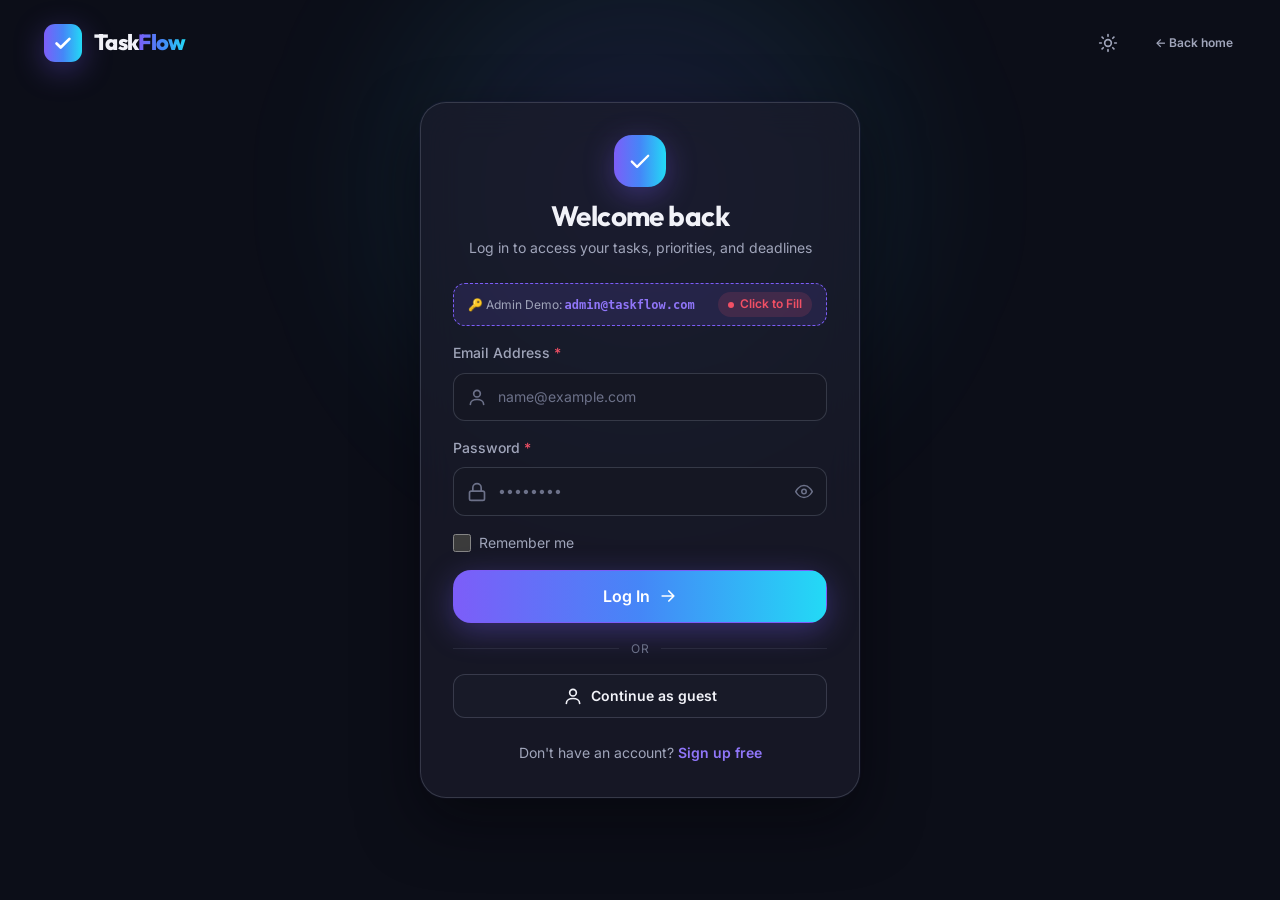
<file: Pages/login.html>
<!DOCTYPE html>
<html lang="en" data-theme="dark">
<head>
  <meta charset="UTF-8">
  <meta name="viewport" content="width=device-width, initial-scale=1.0">
  <title>Log in · TaskFlow</title>
  <link rel="stylesheet" href="../css/main.css">
  <link rel="stylesheet" href="../css/auth.css">
</head>
<body>

  <!-- Top bar navigation -->
  <header class="auth-nav">
    <a href="../index.html" class="brand" id="auth-nav-brand">
      <span class="brand-logo">
        <svg class="icon" viewBox="0 0 24 24"><path d="M5 12.5l4.5 4.5L19 7.5"/></svg>
      </span>
      <span>Task<span class="text-gradient">Flow</span></span>
    </a>
    <div class="flex items-center gap-3">
      <button class="btn-icon" id="theme-toggle" aria-label="Toggle theme">
        <svg class="icon" viewBox="0 0 24 24"><circle cx="12" cy="12" r="4"/><path d="M12 2v2M12 20v2M4.9 4.9l1.4 1.4M17.7 17.7l1.4 1.4M2 12h2M20 12h2M4.9 19.1l1.4-1.4M17.7 6.3l1.4-1.4"/></svg>
      </button>
      <a href="../index.html" class="btn btn-ghost btn-sm">← Back home</a>
    </div>
  </header>

  <main class="auth-page">
    <div class="auth-card">
      <div class="auth-header">
        <a href="../index.html" class="auth-logo-badge" title="Go to homepage">
          <svg class="icon" viewBox="0 0 24 24"><path d="M5 12.5l4.5 4.5L19 7.5"/></svg>
        </a>
        <h1>Welcome back</h1>
        <p>Log in to access your tasks, priorities, and deadlines</p>
      </div>

      <!-- Quick Demo Account Fillers -->
      <div class="quick-demo-pill" id="fill-admin-btn" title="Click to fill administrator credentials">
        <span>🔑 Admin Demo: <code>admin@taskflow.com</code></span>
        <span class="badge badge-high">Click to Fill</span>
      </div>

      <!-- Error box -->
      <div id="login-error" class="auth-alert auth-alert-error hidden" role="alert"></div>

      <!-- Login Form -->
      <form id="login-form" class="form" novalidate>
        <div class="form-group">
          <label class="label" for="login-email">Email Address <span class="required">*</span></label>
          <div class="input-wrapper">
            <svg class="icon" viewBox="0 0 24 24"><circle cx="12" cy="8" r="4"/><path d="M4 21c0-4 4-6 8-6s8 2 8 6"/></svg>
            <input 
              type="email" 
              id="login-email" 
              name="email" 
              class="input" 
              placeholder="name@example.com" 
              autocomplete="email" 
              required
            >
          </div>
        </div>

        <div class="form-group">
          <div class="flex justify-between items-center">
            <label class="label" for="login-password">Password <span class="required">*</span></label>
          </div>
          <div class="input-wrapper password-wrapper">
            <svg class="icon" viewBox="0 0 24 24"><rect x="3" y="11" width="18" height="11" rx="2" ry="2"/><path d="M7 11V7a5 5 0 0 1 10 0v4"/></svg>
            <input 
              type="password" 
              id="login-password" 
              name="password" 
              class="input" 
              placeholder="••••••••" 
              autocomplete="current-password" 
              required
            >
            <button 
              type="button" 
              class="password-toggle-btn" 
              data-target="login-password" 
              aria-label="Toggle password visibility"
            >
              <svg class="icon" viewBox="0 0 24 24"><path d="M1 12s4-8 11-8 11 8 11 8-4 8-11 8-11-8-11-8z"/><circle cx="12" cy="12" r="3"/></svg>
            </button>
          </div>
        </div>

        <div class="flex items-center justify-between mt-1">
          <label class="checkbox">
            <input type="checkbox" id="remember-me" name="remember">
            <span>Remember me</span>
          </label>
        </div>

        <button type="submit" class="btn btn-primary btn-block btn-lg mt-3" id="login-btn">
          <span>Log In</span>
          <svg class="icon" viewBox="0 0 24 24"><path d="M5 12h14M13 6l6 6-6 6"/></svg>
        </button>
      </form>

      <div class="auth-divider">or</div>

      <!-- Guest Continue -->
      <a href="tasks.html" class="btn btn-secondary btn-block" id="continue-guest-btn">
        <svg class="icon" viewBox="0 0 24 24"><circle cx="12" cy="8" r="4"/><path d="M4 21c0-4 4-6 8-6s8 2 8 6"/></svg>
        <span>Continue as guest</span>
      </a>

      <div class="auth-footer">
        <p>Don't have an account? <a href="register.html" id="link-to-register">Sign up free</a></p>
      </div>
    </div>
  </main>

  <script src="../js/layout.js"></script>
  <script src="../js/auth.js"></script>
</body>
</html>
</file>
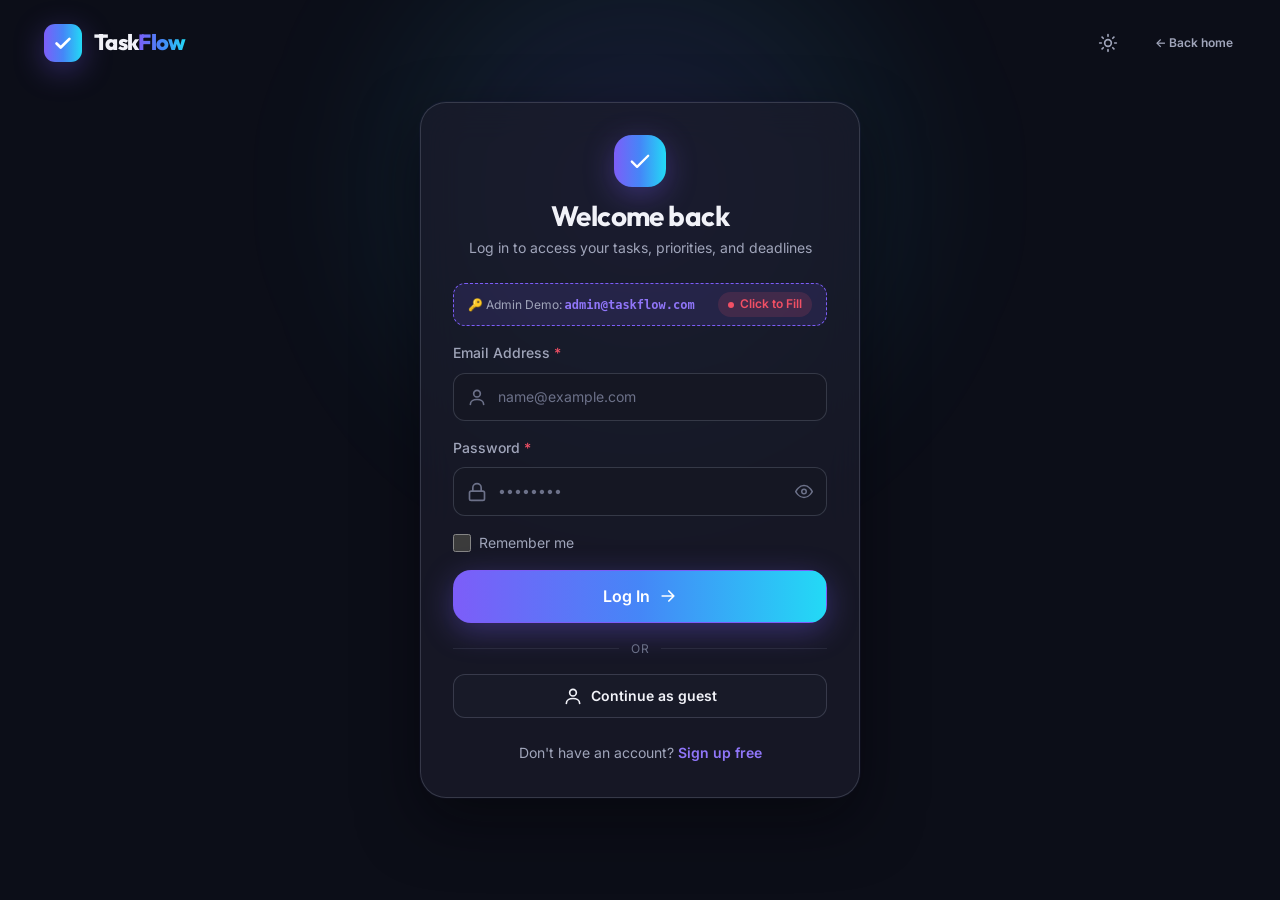
<file: Pages/profile.html>
<!DOCTYPE html>
<html lang="en" data-theme="dark">
<head>
  <meta charset="UTF-8">
  <meta name="viewport" content="width=device-width, initial-scale=1.0">
  <title>Profile · TaskFlow</title>
  <link rel="stylesheet" href="../css/main.css">
  <link rel="stylesheet" href="../css/auth.css">
</head>
<body>

  <div class="app-layout">
    <aside id="sidebar" class="sidebar"></aside>
    <div class="app-main">
      <header id="topbar" class="topbar"></header>
      <main class="main-content">

        <div class="profile-container" id="profile-view">

          <!-- Guest Warning Banner (Visible only if viewing as guest) -->
          <div id="profile-guest-banner" class="guest-callout-banner hidden">
            <div class="guest-callout-content">
              <svg class="icon" viewBox="0 0 24 24"><path d="M10.3 3.9L1.8 18a2 2 0 0 0 1.7 3h17a2 2 0 0 0 1.7-3L13.7 3.9a2 2 0 0 0-3.4 0zM12 9v4M12 17h.01"/></svg>
              <div>
                <strong>You are currently browsing in Guest Mode</strong>
                <p class="text-sm text-muted mt-1">Guest tasks and sessions are temporary. Create a free account or log in to keep your tasks across devices.</p>
              </div>
            </div>
            <div class="flex gap-2">
              <a href="login.html" class="btn btn-secondary btn-sm">Log In</a>
              <a href="register.html" class="btn btn-primary btn-sm">Sign Up Free</a>
            </div>
          </div>

          <!-- 1. Profile Hero Card (#profile-info) -->
          <section class="profile-hero-card" id="profile-info">
            <div class="profile-user-info-row">
              <div class="profile-avatar-large" id="profile-avatar">U</div>
              <div class="profile-user-meta">
                <div class="flex items-center gap-2">
                  <h2 id="profile-name">User Name</h2>
                  <span class="badge badge-low" id="profile-role-badge">Member</span>
                </div>
                <p class="email" id="profile-email">user@example.com</p>
                <div class="profile-badges">
                  <span class="text-xs text-muted flex items-center gap-1">
                    <svg class="icon" viewBox="0 0 24 24" style="width: 14px; height: 14px;"><rect x="3" y="4" width="18" height="18" rx="2"/><path d="M16 2v4M8 2v4M3 10h18"/></svg>
                    Member since: <strong id="profile-joined-date">Oct 2026</strong>
                  </span>
                </div>
              </div>
            </div>

            <div class="profile-hero-actions">
              <a href="tasks.html" class="btn btn-secondary">
                <svg class="icon" viewBox="0 0 24 24"><path d="M9 6h11M9 12h11M9 18h11"/><path d="M3.5 6l1.5 1.5L7.5 5M3.5 12l1.5 1.5 2.5-2.5M3.5 18l1.5 1.5 2.5-2.5"/></svg>
                View My Tasks
              </a>
              <button type="button" class="btn btn-ghost" onclick="logoutUser()">
                <svg class="icon" viewBox="0 0 24 24"><path d="M9 21H5a2 2 0 0 1-2-2V5a2 2 0 0 1 2-2h4M16 17l5-5-5-5M21 12H9"/></svg>
                Log out
              </button>
            </div>
          </section>

          <!-- 2. Profile Task Statistics (#profile-stats) -->
          <section class="card" id="profile-stats">
            <div class="card-header">
              <div class="flex items-center gap-2">
                <svg class="icon" viewBox="0 0 24 24"><path d="M3 3v18h18"/><path d="M7 15l4-4 3 3 6-6"/></svg>
                <h3 class="card-title">My Task Overview</h3>
              </div>
              <span class="badge badge-low">Live stats</span>
            </div>

            <div class="profile-stats-grid">
              <div class="stat-card card">
                <div class="stat-icon-wrapper info">
                  <svg class="icon" viewBox="0 0 24 24"><path d="M9 6h11M9 12h11M9 18h11"/></svg>
                </div>
                <span class="stat-label">Total Assigned</span>
                <strong class="stat-value" id="stat-profile-total">0</strong>
              </div>

              <div class="stat-card card">
                <div class="stat-icon-wrapper success">
                  <svg class="icon" viewBox="0 0 24 24"><path d="M20 6L9 17l-5-5"/></svg>
                </div>
                <span class="stat-label">Completed Tasks</span>
                <strong class="stat-value" id="stat-profile-completed">0</strong>
              </div>

              <div class="stat-card card">
                <div class="stat-icon-wrapper warning">
                  <svg class="icon" viewBox="0 0 24 24"><circle cx="12" cy="12" r="10"/><path d="M12 6v6l4 2"/></svg>
                </div>
                <span class="stat-label">Pending / In Progress</span>
                <strong class="stat-value" id="stat-profile-pending">0</strong>
              </div>

              <div class="stat-card card">
                <div class="stat-icon-wrapper info">
                  <svg class="icon" viewBox="0 0 24 24"><circle cx="12" cy="12" r="10"/><path d="M12 16v-4M12 8h.01"/></svg>
                </div>
                <span class="stat-label">Completion Rate</span>
                <strong class="stat-value" id="stat-profile-rate">0%</strong>
              </div>
            </div>
          </section>

          <!-- 3. Member Settings Sections (hidden for guest users) -->
          <div id="profile-member-sections" class="profile-settings-grid">

            <!-- Edit Name Card (#edit-profile-form) -->
            <section class="card">
              <div class="card-header">
                <div class="flex items-center gap-2">
                  <svg class="icon" viewBox="0 0 24 24"><path d="M12 20h9M16.5 3.5a2.1 2.1 0 0 1 3 3L7 19l-4 1 1-4z"/></svg>
                  <h3 class="card-title">Edit Personal Details</h3>
                </div>
              </div>
              <p class="text-sm text-muted mb-4">Update how your name appears across the workspace and team boards.</p>

              <form id="edit-profile-form" class="form">
                <div class="form-group">
                  <label class="label" for="edit-name-input">Display Name</label>
                  <div class="input-wrapper">
                    <svg class="icon" viewBox="0 0 24 24"><circle cx="12" cy="8" r="4"/><path d="M4 21c0-4 4-6 8-6s8 2 8 6"/></svg>
                    <input type="text" id="edit-name-input" class="input" required minlength="2">
                  </div>
                </div>

                <button type="submit" class="btn btn-primary" id="save-name-btn">
                  <span>Save Changes</span>
                </button>
              </form>
            </section>

            <!-- Change Password Card (#change-password-form) -->
            <section class="card">
              <div class="card-header">
                <div class="flex items-center gap-2">
                  <svg class="icon" viewBox="0 0 24 24"><rect x="3" y="11" width="18" height="11" rx="2" ry="2"/><path d="M7 11V7a5 5 0 0 1 10 0v4"/></svg>
                  <h3 class="card-title">Change Password</h3>
                </div>
              </div>
              <p class="text-sm text-muted mb-4">Ensure your account uses a strong and unique password.</p>

              <div id="password-change-error" class="auth-alert auth-alert-error hidden" role="alert"></div>

              <form id="change-password-form" class="form">
                <div class="form-group">
                  <label class="label" for="current-password-input">Current Password</label>
                  <div class="input-wrapper password-wrapper">
                    <svg class="icon" viewBox="0 0 24 24"><rect x="3" y="11" width="18" height="11" rx="2" ry="2"/><path d="M7 11V7a5 5 0 0 1 10 0v4"/></svg>
                    <input type="password" id="current-password-input" class="input" required autocomplete="current-password">
                    <button type="button" class="password-toggle-btn" data-target="current-password-input" aria-label="Toggle password visibility">
                      <svg class="icon" viewBox="0 0 24 24"><path d="M1 12s4-8 11-8 11 8 11 8-4 8-11 8-11-8-11-8z"/><circle cx="12" cy="12" r="3"/></svg>
                    </button>
                  </div>
                </div>

                <div class="form-group">
                  <label class="label" for="new-password-input">New Password</label>
                  <div class="input-wrapper password-wrapper">
                    <svg class="icon" viewBox="0 0 24 24"><rect x="3" y="11" width="18" height="11" rx="2" ry="2"/><path d="M7 11V7a5 5 0 0 1 10 0v4"/></svg>
                    <input type="password" id="new-password-input" class="input" required minlength="6" autocomplete="new-password">
                    <button type="button" class="password-toggle-btn" data-target="new-password-input" aria-label="Toggle password visibility">
                      <svg class="icon" viewBox="0 0 24 24"><path d="M1 12s4-8 11-8 11 8 11 8-4 8-11 8-11-8-11-8z"/><circle cx="12" cy="12" r="3"/></svg>
                    </button>
                  </div>
                </div>

                <div class="form-group">
                  <label class="label" for="confirm-new-password-input">Confirm New Password</label>
                  <div class="input-wrapper password-wrapper">
                    <svg class="icon" viewBox="0 0 24 24"><rect x="3" y="11" width="18" height="11" rx="2" ry="2"/><path d="M7 11V7a5 5 0 0 1 10 0v4"/></svg>
                    <input type="password" id="confirm-new-password-input" class="input" required minlength="6" autocomplete="new-password">
                    <button type="button" class="password-toggle-btn" data-target="confirm-new-password-input" aria-label="Toggle confirm password visibility">
                      <svg class="icon" viewBox="0 0 24 24"><path d="M1 12s4-8 11-8 11 8 11 8-4 8-11 8-11-8-11-8z"/><circle cx="12" cy="12" r="3"/></svg>
                    </button>
                  </div>
                </div>

                <button type="submit" class="btn btn-primary" id="save-password-btn">
                  <span>Update Password</span>
                </button>
              </form>
            </section>

            <!-- Danger Zone: Delete Account (#delete-account-btn) -->
            <section class="card danger-zone-card" style="grid-column: 1 / -1;">
              <div class="card-header">
                <div class="danger-zone-header">
                  <svg class="icon" viewBox="0 0 24 24"><path d="M10.3 3.9L1.8 18a2 2 0 0 0 1.7 3h17a2 2 0 0 0 1.7-3L13.7 3.9a2 2 0 0 0-3.4 0zM12 9v4M12 17h.01"/></svg>
                  <h3 class="card-title text-danger">Danger Zone</h3>
                </div>
              </div>
              <div class="flex justify-between items-center flex-wrap gap-4">
                <div>
                  <h4 style="font-size: var(--fs-base); font-weight: 600;">Delete this account</h4>
                  <p class="text-sm text-muted mt-1">Once deleted, all your tasks, profile data, and history will be permanently erased.</p>
                </div>
                <button type="button" class="btn btn-danger" id="delete-account-btn">
                  <svg class="icon" viewBox="0 0 24 24"><path d="M3 6h18M8 6V4a2 2 0 0 1 2-2h4a2 2 0 0 1 2 2v2M19 6l-1 14a2 2 0 0 1-2 2H8a2 2 0 0 1-2-2L5 6"/></svg>
                  <span>Delete Account</span>
                </button>
              </div>
            </section>

          </div>

        </div>

      </main>
    </div>
  </div>

  <div class="bg-glow" aria-hidden="true"></div>
  <script src="../js/layout.js"></script>
  <script src="../js/auth.js"></script>
  <script>
    initPage('profile', 'Profile', 'Manage your account and view task stats');
  </script>
</body>
</html>
</file>
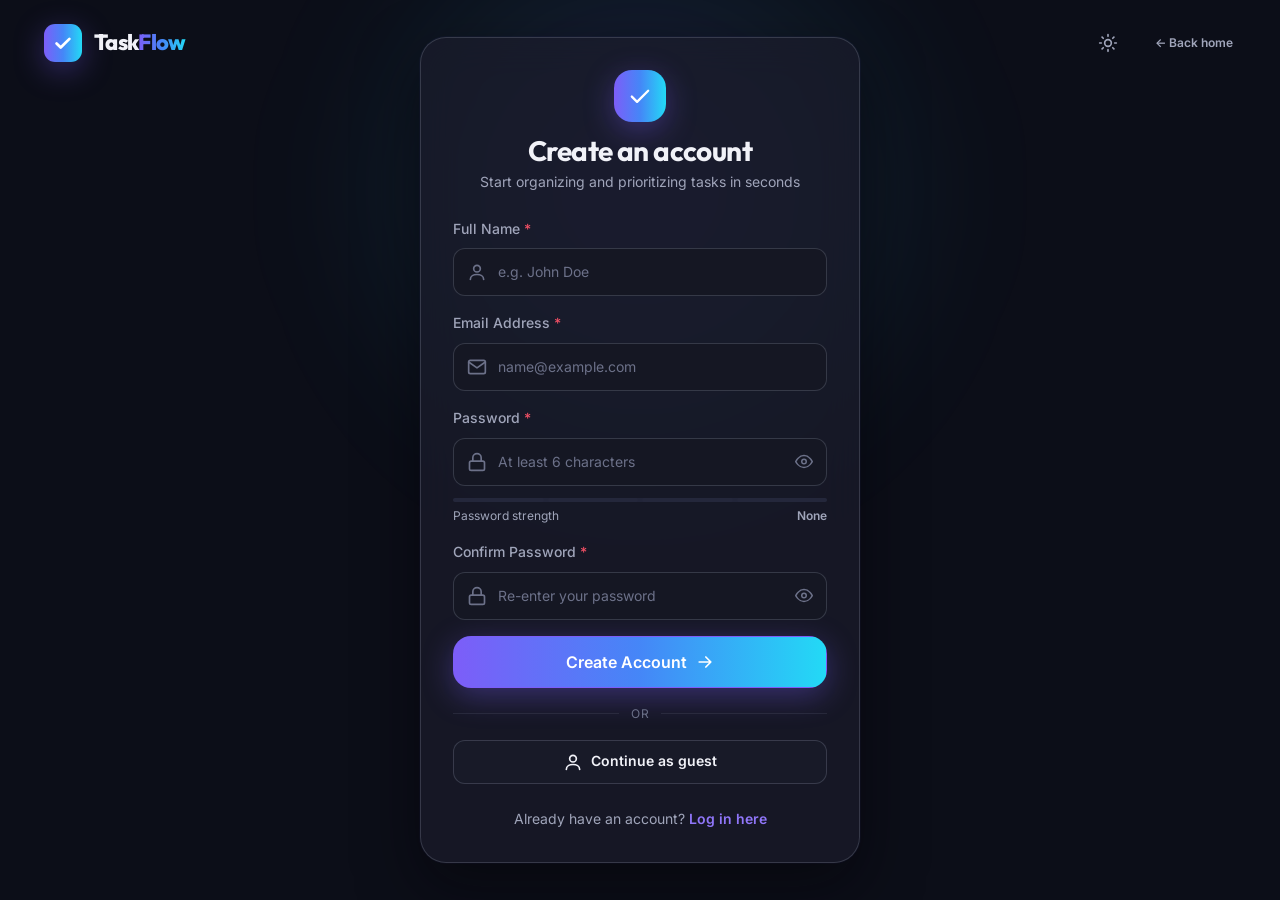
<file: Pages/register.html>
<!DOCTYPE html>
<html lang="en" data-theme="dark">
<head>
  <meta charset="UTF-8">
  <meta name="viewport" content="width=device-width, initial-scale=1.0">
  <title>Sign up · TaskFlow</title>
  <link rel="stylesheet" href="../css/main.css">
  <link rel="stylesheet" href="../css/auth.css">
</head>
<body>

  <!-- Top bar navigation -->
  <header class="auth-nav">
    <a href="../index.html" class="brand" id="auth-nav-brand">
      <span class="brand-logo">
        <svg class="icon" viewBox="0 0 24 24"><path d="M5 12.5l4.5 4.5L19 7.5"/></svg>
      </span>
      <span>Task<span class="text-gradient">Flow</span></span>
    </a>
    <div class="flex items-center gap-3">
      <button class="btn-icon" id="theme-toggle" aria-label="Toggle theme">
        <svg class="icon" viewBox="0 0 24 24"><circle cx="12" cy="12" r="4"/><path d="M12 2v2M12 20v2M4.9 4.9l1.4 1.4M17.7 17.7l1.4 1.4M2 12h2M20 12h2M4.9 19.1l1.4-1.4M17.7 6.3l1.4-1.4"/></svg>
      </button>
      <a href="../index.html" class="btn btn-ghost btn-sm">← Back home</a>
    </div>
  </header>

  <main class="auth-page">
    <div class="auth-card">
      <div class="auth-header">
        <a href="../index.html" class="auth-logo-badge" title="Go to homepage">
          <svg class="icon" viewBox="0 0 24 24"><path d="M5 12.5l4.5 4.5L19 7.5"/></svg>
        </a>
        <h1>Create an account</h1>
        <p>Start organizing and prioritizing tasks in seconds</p>
      </div>

      <!-- Error alert box -->
      <div id="register-error" class="auth-alert auth-alert-error hidden" role="alert"></div>

      <!-- Registration Form -->
      <form id="register-form" class="form" novalidate>
        <div class="form-group">
          <label class="label" for="reg-name">Full Name <span class="required">*</span></label>
          <div class="input-wrapper">
            <svg class="icon" viewBox="0 0 24 24"><circle cx="12" cy="8" r="4"/><path d="M4 21c0-4 4-6 8-6s8 2 8 6"/></svg>
            <input 
              type="text" 
              id="reg-name" 
              name="name" 
              class="input" 
              placeholder="e.g. John Doe" 
              autocomplete="name" 
              required
            >
          </div>
        </div>

        <div class="form-group">
          <label class="label" for="reg-email">Email Address <span class="required">*</span></label>
          <div class="input-wrapper">
            <svg class="icon" viewBox="0 0 24 24"><rect x="2" y="4" width="20" height="16" rx="2"/><path d="M22 6l-10 7L2 6"/></svg>
            <input 
              type="email" 
              id="reg-email" 
              name="email" 
              class="input" 
              placeholder="name@example.com" 
              autocomplete="email" 
              required
            >
          </div>
        </div>

        <div class="form-group">
          <label class="label" for="reg-password">Password <span class="required">*</span></label>
          <div class="input-wrapper password-wrapper">
            <svg class="icon" viewBox="0 0 24 24"><rect x="3" y="11" width="18" height="11" rx="2" ry="2"/><path d="M7 11V7a5 5 0 0 1 10 0v4"/></svg>
            <input 
              type="password" 
              id="reg-password" 
              name="password" 
              class="input" 
              placeholder="At least 6 characters" 
              autocomplete="new-password" 
              required
            >
            <button 
              type="button" 
              class="password-toggle-btn" 
              data-target="reg-password" 
              aria-label="Toggle password visibility"
            >
              <svg class="icon" viewBox="0 0 24 24"><path d="M1 12s4-8 11-8 11 8 11 8-4 8-11 8-11-8-11-8z"/><circle cx="12" cy="12" r="3"/></svg>
            </button>
          </div>

          <!-- Password strength meter -->
          <div class="strength-meter" id="strength-meter">
            <div class="strength-bar-track" id="strength-bar">
              <span class="strength-segment"></span>
              <span class="strength-segment"></span>
              <span class="strength-segment"></span>
              <span class="strength-segment"></span>
            </div>
            <div class="strength-label">
              <span>Password strength</span>
              <span class="strength-text" id="strength-text">None</span>
            </div>
          </div>
        </div>

        <div class="form-group">
          <label class="label" for="reg-confirm">Confirm Password <span class="required">*</span></label>
          <div class="input-wrapper password-wrapper">
            <svg class="icon" viewBox="0 0 24 24"><rect x="3" y="11" width="18" height="11" rx="2" ry="2"/><path d="M7 11V7a5 5 0 0 1 10 0v4"/></svg>
            <input 
              type="password" 
              id="reg-confirm" 
              name="confirm" 
              class="input" 
              placeholder="Re-enter your password" 
              autocomplete="new-password" 
              required
            >
            <button 
              type="button" 
              class="password-toggle-btn" 
              data-target="reg-confirm" 
              aria-label="Toggle confirm password visibility"
            >
              <svg class="icon" viewBox="0 0 24 24"><path d="M1 12s4-8 11-8 11 8 11 8-4 8-11 8-11-8-11-8z"/><circle cx="12" cy="12" r="3"/></svg>
            </button>
          </div>
        </div>

        <button type="submit" class="btn btn-primary btn-block btn-lg mt-3" id="register-btn">
          <span>Create Account</span>
          <svg class="icon" viewBox="0 0 24 24"><path d="M5 12h14M13 6l6 6-6 6"/></svg>
        </button>
      </form>

      <div class="auth-divider">or</div>

      <!-- Guest Continue -->
      <a href="tasks.html" class="btn btn-secondary btn-block" id="continue-guest-btn">
        <svg class="icon" viewBox="0 0 24 24"><circle cx="12" cy="8" r="4"/><path d="M4 21c0-4 4-6 8-6s8 2 8 6"/></svg>
        <span>Continue as guest</span>
      </a>

      <div class="auth-footer">
        <p>Already have an account? <a href="login.html" id="link-to-login">Log in here</a></p>
      </div>
    </div>
  </main>

  <script src="../js/layout.js"></script>
  <script src="../js/auth.js"></script>
</body>
</html>
</file>
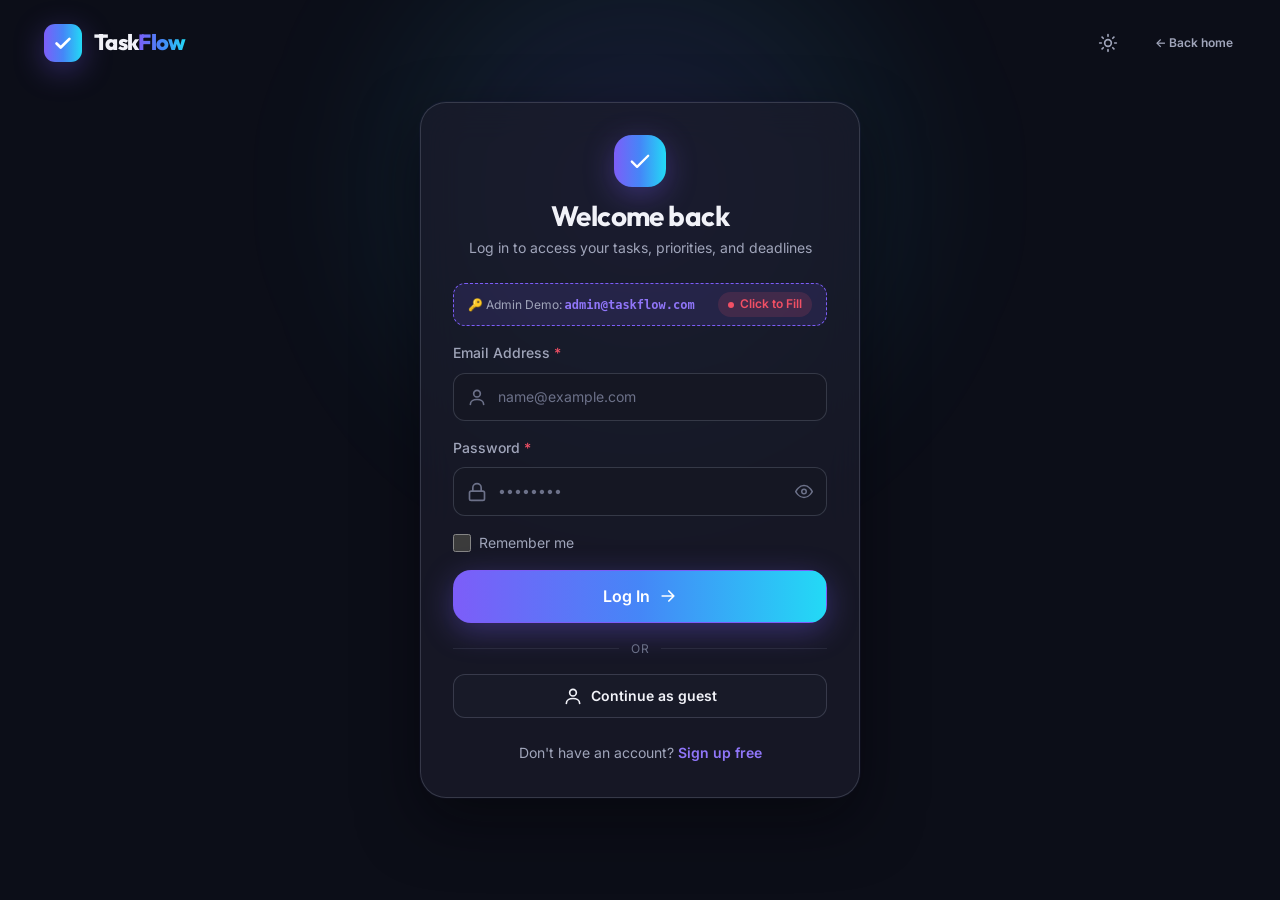
<file: Pages/task-form.html>
<!DOCTYPE html>
<html lang="en" data-theme="dark">
<head>
  <meta charset="UTF-8">
  <meta name="viewport" content="width=device-width, initial-scale=1.0">
  <title>Add Task · TaskFlow</title>
  <link rel="stylesheet" href="../css/main.css">
  <link rel="stylesheet" href="../css/task-form.css">
  <link rel="stylesheet" href="../css/task-card.css">
</head>
<body>

  <div class="app-layout">
    <aside id="sidebar" class="sidebar"></aside>
    <div class="app-main">
      <header id="topbar" class="topbar"></header>
      <main class="main-content">

        <!-- Page Header -->
        <div class="page-header">
          <div>
            <h2 class="page-title" id="form-title">Add New Task</h2>
            <p class="page-subtitle" id="form-subtitle">Create a new task to stay on track</p>
          </div>
        </div>

        <!-- Two-column layout: Form + Preview -->
        <div class="task-form-layout">

          <!-- ═══ LEFT: Task Form ═══ -->
          <div class="task-form-panel">
            <form id="task-form" class="form" novalidate>

              <!-- ── Details Section ── -->
              <div class="form-section">
                <p class="form-section-title">Task Details</p>

                <div class="form-group">
                  <label class="label" for="task-title">Title <span class="required">*</span></label>
                  <input class="input" type="text" id="task-title"
                         placeholder="e.g. Finish quarterly report"
                         maxlength="100" autocomplete="off" required>
                  <p class="error-text" id="title-error"></p>
                </div>

                <div class="form-group">
                  <label class="label" for="task-description">Description</label>
                  <div class="textarea-wrapper">
                    <textarea class="textarea" id="task-description"
                              placeholder="Add some details about this task…"
                              rows="4"></textarea>
                    <span class="char-counter" id="char-counter">0 / 500</span>
                  </div>
                </div>
              </div>

              <!-- ── Deadline Section ── -->
              <div class="form-section">
                <p class="form-section-title">Deadline</p>

                <div class="datetime-row">
                  <div class="form-group">
                    <label class="label" for="task-date">Date <span class="required">*</span></label>
                    <input class="input" type="date" id="task-date" required>
                    <p class="error-text" id="date-error"></p>
                  </div>
                  <div class="form-group">
                    <label class="label" for="task-time">Time <span class="required">*</span></label>
                    <input class="input" type="time" id="task-time" required>
                    <p class="error-text" id="time-error"></p>
                  </div>
                </div>
              </div>

              <!-- ── Priority Section ── -->
              <div class="form-section">
                <p class="form-section-title">Priority</p>

                <div class="priority-selector">
                  <label class="priority-card" data-priority="low" id="priority-low">
                    <input type="radio" name="priority" value="low">
                    <span class="priority-dot"></span>
                    <span class="priority-label">Low</span>
                  </label>

                  <label class="priority-card" data-priority="medium" id="priority-medium">
                    <input type="radio" name="priority" value="medium" checked>
                    <span class="priority-dot"></span>
                    <span class="priority-label">Medium</span>
                  </label>

                  <label class="priority-card" data-priority="high" id="priority-high">
                    <input type="radio" name="priority" value="high">
                    <span class="priority-dot"></span>
                    <span class="priority-label">High</span>
                  </label>
                </div>
              </div>

              <!-- ── Category & Reminder Section ── -->
              <div class="form-section">
                <p class="form-section-title">Organisation</p>

                <div class="form-row">
                  <div class="form-group">
                    <label class="label" for="task-category">Category</label>
                    <select class="select" id="task-category">
                      <option value="work">Work</option>
                      <option value="personal">Personal</option>
                      <option value="school">School</option>
                      <option value="health">Health</option>
                      <option value="other">Other</option>
                    </select>
                  </div>
                  <div class="form-group">
                    <label class="label" for="task-reminder">Reminder</label>
                    <select class="select" id="task-reminder">
                      <option value="none">None</option>
                      <option value="15min">15 minutes before</option>
                      <option value="1hour">1 hour before</option>
                      <option value="1day">1 day before</option>
                    </select>
                  </div>
                </div>
              </div>

              <!-- ── Action Buttons ── -->
              <div class="form-actions">
                <button type="submit" class="btn btn-primary" id="save-task-btn">
                  <svg class="icon" viewBox="0 0 24 24" aria-hidden="true"><path d="M12 5v14M5 12h14"/></svg>
                  Add Task
                </button>
                <a href="tasks.html" class="btn btn-secondary" id="cancel-btn">Cancel</a>
                <button type="button" class="btn btn-danger hidden" id="delete-task-btn">
                  <svg class="icon" viewBox="0 0 24 24" aria-hidden="true"><path d="M3 6h18M8 6V4a2 2 0 0 1 2-2h4a2 2 0 0 1 2 2v2M19 6l-1 14a2 2 0 0 1-2 2H8a2 2 0 0 1-2-2L5 6"/></svg>
                  Delete
                </button>
              </div>

            </form>
          </div>

          <!-- ═══ RIGHT: Live Preview ═══ -->
          <div class="preview-panel">
            <p class="preview-heading">
              <svg class="icon" viewBox="0 0 24 24" aria-hidden="true"><path d="M1 12s4-8 11-8 11 8 11 8-4 8-11 8-11-8-11-8z"/><circle cx="12" cy="12" r="3"/></svg>
              Live Preview
            </p>
            <div id="preview-card-container">
              <div class="preview-placeholder">
                <svg class="icon" viewBox="0 0 24 24" aria-hidden="true"><path d="M12 20h9M16.5 3.5a2.1 2.1 0 0 1 3 3L7 19l-4 1 1-4z"/></svg>
                <p>Start typing to see a live preview of your task card</p>
              </div>
            </div>
          </div>

        </div>
      </main>
    </div>
  </div>

  <div class="bg-glow" aria-hidden="true"></div>
  <script src="../js/layout.js"></script>
  <script src="../js/auth.js"></script>
  <script src="../js/category-data.js"></script>
  <script src="../js/task-actions.js"></script>
  <script src="../js/task-form.js"></script>
  <script>
    initPage('task-form', 'Add Task');
    initForm();
  </script>
</body>
</html>
</file>
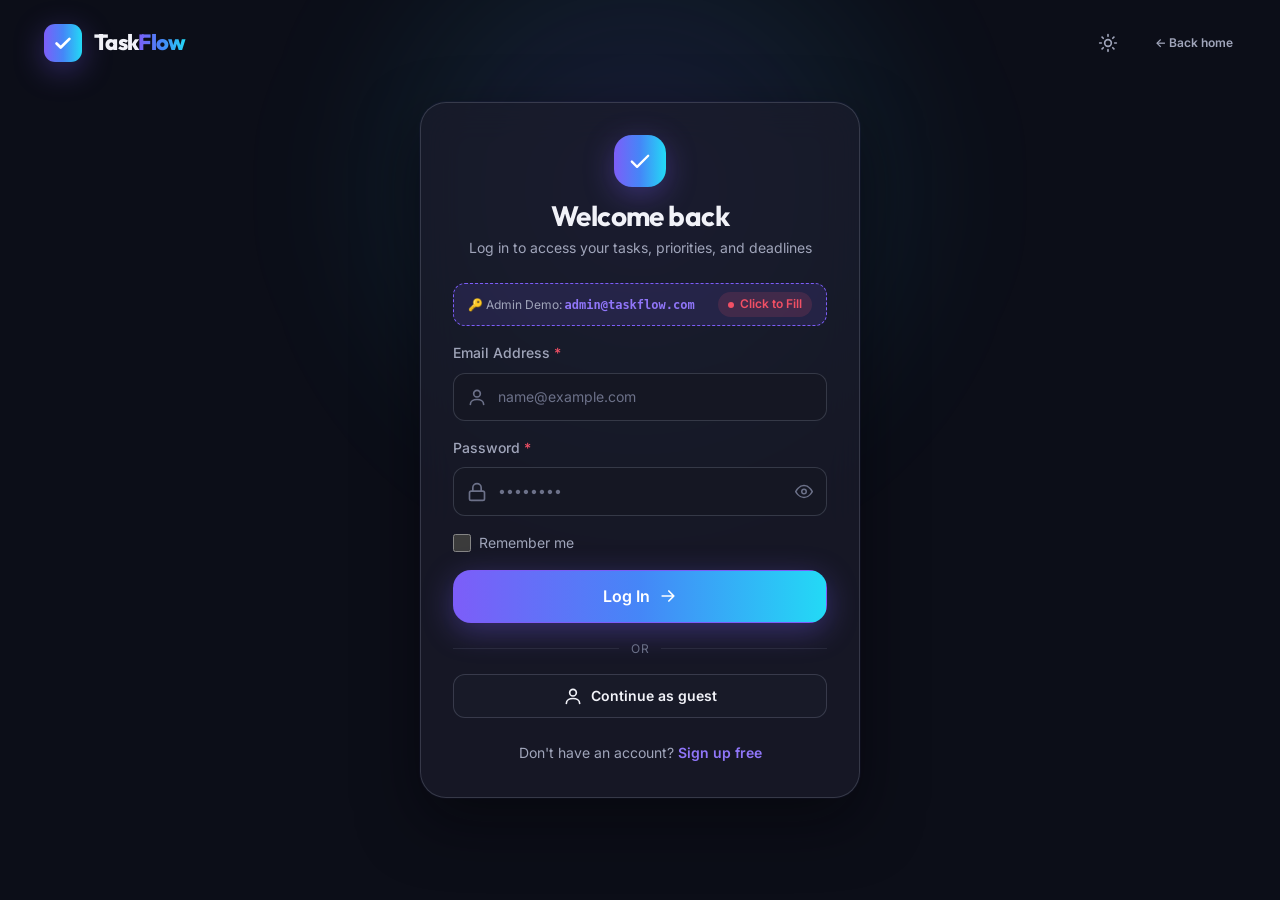
<file: Pages/tasks.html>
<!DOCTYPE html>
<html lang="en" data-theme="dark">
<head>
  <meta charset="UTF-8">
  <meta name="viewport" content="width=device-width, initial-scale=1.0">
  <title>My Tasks · TaskFlow</title>
  <link rel="stylesheet" href="../css/main.css">
  <link rel="stylesheet" href="../css/task-card.css">
  <link rel="stylesheet" href="../css/tasks.css">
</head>
<body>

  <div class="app-layout">
    <aside id="sidebar" class="sidebar"></aside>
    <div class="app-main">
      <header id="topbar" class="topbar"></header>
      <main class="main-content">
        <section class="page-header">
          <div>
            <h1 class="page-title">My Tasks</h1>
            <p class="page-subtitle">Plan your day and keep every deadline in sight.</p>
          </div>
          <a href="task-form.html" class="btn btn-primary" id="add-task-btn">
            <svg class="icon" viewBox="0 0 24 24" aria-hidden="true"><path d="M12 5v14M5 12h14"/></svg>
            Add task
          </a>
        </section>

        <section class="grid grid-4 tasks-stats" id="stats-bar" aria-label="Task overview">
          <article class="card stat-card task-stat">
            <span class="stat-label">Total tasks</span><strong class="stat-value" id="stat-total">0</strong>
          </article>
          <article class="card stat-card task-stat task-stat-completed">
            <span class="stat-label">Completed</span><strong class="stat-value" id="stat-completed">0</strong>
          </article>
          <article class="card stat-card task-stat task-stat-pending">
            <span class="stat-label">Pending</span><strong class="stat-value" id="stat-pending">0</strong>
          </article>
          <article class="card stat-card task-stat task-stat-overdue">
            <span class="stat-label">Overdue</span><strong class="stat-value" id="stat-overdue">0</strong>
          </article>
        </section>

        <section class="card task-controls" aria-label="Search, filter, and sort tasks">
          <div class="tasks-toolbar" id="toolbar">
            <label class="input-wrapper tasks-search">
              <span class="sr-only">Search tasks by title</span>
              <svg class="icon" viewBox="0 0 24 24" aria-hidden="true"><circle cx="11" cy="11" r="7"/><path d="m21 21-4.3-4.3"/></svg>
              <input class="input" type="search" id="search-input" placeholder="Search your tasks…" autocomplete="off">
            </label>
            <button class="btn btn-secondary view-toggle" id="view-toggle" type="button" aria-pressed="false">
              <svg class="icon" viewBox="0 0 24 24" aria-hidden="true"><rect x="3" y="3" width="7" height="7" rx="1"/><rect x="14" y="3" width="7" height="7" rx="1"/><rect x="3" y="14" width="7" height="7" rx="1"/><rect x="14" y="14" width="7" height="7" rx="1"/></svg>
              Grid view
            </button>
          </div>

          <div class="tasks-filters" id="filters">
            <label class="form-group">
              <span class="label">Category</span>
              <select class="select" id="filter-category"><option value="all">All categories</option></select>
            </label>
            <label class="form-group">
              <span class="label">Priority</span>
              <select class="select" id="filter-priority">
                <option value="all">All priorities</option>
                <option value="high">High</option><option value="medium">Medium</option><option value="low">Low</option>
              </select>
            </label>
            <label class="form-group">
              <span class="label">Status</span>
              <select class="select" id="filter-status">
                <option value="all">All statuses</option>
                <option value="pending">Pending</option><option value="completed">Completed</option><option value="overdue">Overdue</option>
              </select>
            </label>
            <label class="form-group" id="sort">
              <span class="label">Sort by</span>
              <select class="select" id="sort-by">
                <option value="deadline">Deadline</option><option value="priority">Priority</option>
                <option value="category">Category</option><option value="newest">Newest</option>
              </select>
            </label>
            <label class="form-group sort-order-group">
              <span class="label">Order</span>
              <select class="select" id="sort-order">
                <option value="asc">Ascending</option><option value="desc">Descending</option>
              </select>
            </label>
          </div>
        </section>

        <div class="task-list-heading">
          <h2>Tasks</h2>
          <p class="text-muted text-sm" id="task-result-count" aria-live="polite"></p>
        </div>
        <section class="task-list" id="task-list" aria-live="polite"></section>
        <section class="card empty-state tasks-empty hidden" id="empty-state">
          <div class="empty-state-icon">
            <svg class="icon" viewBox="0 0 24 24" aria-hidden="true"><path d="M9 11l3 3L22 4"/><path d="M21 12v7a2 2 0 0 1-2 2H5a2 2 0 0 1-2-2V5a2 2 0 0 1 2-2h11"/></svg>
          </div>
          <h3 id="empty-state-title">No tasks yet</h3>
          <p class="text-muted" id="empty-state-message">Add your first task and it will show up here.</p>
          <a href="task-form.html" class="btn btn-primary mt-4" id="empty-state-add">Create a task</a>
        </section>
      </main>
    </div>
  </div>

  <div class="bg-glow" aria-hidden="true"></div>
  <script src="../js/layout.js"></script>
  <script src="../js/auth.js"></script>
  <script src="../js/category-data.js"></script>
  <script src="../js/task-actions.js"></script>
  <script src="../js/tasks.js"></script>
  <script>
    initPage('tasks', 'My Tasks', 'Stay organized');
    initTasksPage();
  </script>
</body>
</html>
</file>
<file: css/main.css>
@import url('https://fonts.googleapis.com/css2?family=Outfit:wght@500;600;700;800&family=Inter:wght@400;500;600&display=swap');

/* =========================================================================
   1. DESIGN TOKENS
   ========================================================================= */
:root,
[data-theme="dark"] {
  /* Backgrounds */
  --bg: hsl(232 32% 7%);
  --bg-elevated: hsl(232 26% 11%);
  --surface: hsl(232 24% 14% / 0.72);
  --surface-solid: hsl(232 24% 14%);
  --surface-hover: hsl(232 24% 19% / 0.85);
  --border: hsl(230 40% 85% / 0.09);
  --border-strong: hsl(230 40% 85% / 0.18);

  /* Text */
  --text: hsl(230 35% 96%);
  --text-muted: hsl(230 16% 68%);
  --text-faint: hsl(230 12% 48%);

  /* Brand */
  --primary: hsl(252 92% 67%);
  --primary-hover: hsl(252 92% 72%);
  --primary-soft: hsl(252 92% 67% / 0.14);
  --accent: hsl(188 92% 55%);
  --gradient: linear-gradient(to right, hsl(252 92% 67%) 0%, hsl(218 92% 62%) 50%, hsl(188 92% 55%) 100%);
  --gradient-soft: linear-gradient(to right, hsl(252 92% 67% / 0.18), hsl(188 92% 55% / 0.12));

  /* Status */
  --success: hsl(152 62% 50%);
  --success-soft: hsl(152 62% 50% / 0.14);
  --warning: hsl(36 96% 58%);
  --warning-soft: hsl(36 96% 58% / 0.14);
  --danger: hsl(352 86% 63%);
  --danger-soft: hsl(352 86% 63% / 0.14);
  --info: hsl(205 92% 62%);
  --info-soft: hsl(205 92% 62% / 0.14);

  /* Priorities (Feature 4) */
  --priority-low: var(--success);
  --priority-medium: var(--warning);
  --priority-high: var(--danger);

  /* Default categories (Feature 6) */
  --cat-work: hsl(220 92% 64%);
  --cat-personal: hsl(322 82% 66%);
  --cat-school: hsl(45 96% 58%);

  /* Typography */
  --font-heading: 'Outfit', system-ui, sans-serif;
  --font-body: 'Inter', system-ui, -apple-system, 'Segoe UI', sans-serif;
  --fs-xs: 0.75rem;
  --fs-sm: 0.875rem;
  --fs-base: 1rem;
  --fs-lg: 1.125rem;
  --fs-xl: 1.375rem;
  --fs-2xl: 1.75rem;
  --fs-3xl: 2.25rem;
  --fs-4xl: clamp(2.4rem, 5vw, 3.75rem);

  /* Spacing (4px scale) */
  --space-1: 0.25rem;
  --space-2: 0.5rem;
  --space-3: 0.75rem;
  --space-4: 1rem;
  --space-5: 1.5rem;
  --space-6: 2rem;
  --space-7: 3rem;
  --space-8: 4rem;

  /* Shape & depth */
  --radius-sm: 8px;
  --radius: 12px;
  --radius-lg: 18px;
  --radius-xl: 26px;
  --radius-full: 999px;
  --shadow-sm: 0 2px 8px hsl(235 40% 2% / 0.25);
  --shadow: 0 10px 30px hsl(235 40% 2% / 0.35);
  --shadow-lg: 0 24px 60px hsl(235 40% 2% / 0.5);
  --glow: 0 8px 30px hsl(252 92% 67% / 0.35);
  --blur: blur(18px);

  /* Motion */
  --ease: cubic-bezier(0.22, 1, 0.36, 1);
  --transition: 0.25s var(--ease);

  /* Layout */
  --sidebar-width: 260px;
  --topbar-height: 72px;

  color-scheme: dark;
}

[data-theme="light"] {
  --bg: hsl(230 40% 97%);
  --bg-elevated: hsl(0 0% 100%);
  --surface: hsl(0 0% 100% / 0.8);
  --surface-solid: hsl(0 0% 100%);
  --surface-hover: hsl(230 40% 95%);
  --border: hsl(230 25% 20% / 0.08);
  --border-strong: hsl(230 25% 20% / 0.16);

  --text: hsl(232 32% 14%);
  --text-muted: hsl(230 14% 42%);
  --text-faint: hsl(230 10% 60%);

  --primary-soft: hsl(252 92% 67% / 0.1);

  --shadow-sm: 0 2px 8px hsl(232 40% 40% / 0.08);
  --shadow: 0 10px 30px hsl(232 40% 40% / 0.1);
  --shadow-lg: 0 24px 60px hsl(232 40% 40% / 0.16);

  color-scheme: light;
}

/* =========================================================================
   2. RESET & BASE
   ========================================================================= */
*,
*::before,
*::after {
  box-sizing: border-box;
  margin: 0;
  padding: 0;
}

html {
  scroll-behavior: smooth;
  -webkit-text-size-adjust: 100%;
}

body {
  min-height: 100vh;
  font-family: var(--font-body);
  font-size: var(--fs-base);
  line-height: 1.6;
  color: var(--text);
  background: var(--bg);
  -webkit-font-smoothing: antialiased;
  transition: background-color var(--transition), color var(--transition);
}

h1,
h2,
h3,
h4,
h5,
h6 {
  font-family: var(--font-heading);
  line-height: 1.2;
  font-weight: 700;
  letter-spacing: -0.02em;
}

a {
  color: inherit;
  text-decoration: none;
}

img,
svg {
  display: block;
  max-width: 100%;
}

button,
input,
select,
textarea {
  font: inherit;
  color: inherit;
}

button {
  cursor: pointer;
  background: none;
  border: none;
}

ul,
ol {
  list-style: none;
}

::selection {
  background: var(--primary);
  color: #fff;
}

:focus-visible {
  outline: 2px solid var(--primary);
  outline-offset: 2px;
}

::-webkit-scrollbar {
  width: 10px;
  height: 10px;
}

::-webkit-scrollbar-track {
  background: transparent;
}

::-webkit-scrollbar-thumb {
  background: var(--border-strong);
  border-radius: var(--radius-full);
  border: 2px solid var(--bg);
}

.icon {
  width: 20px;
  height: 20px;
  flex-shrink: 0;
  fill: none;
  stroke: currentColor;
  stroke-width: 2;
  stroke-linecap: round;
  stroke-linejoin: round;
}

.text-gradient {
  background: var(--gradient);
  -webkit-background-clip: text;
  background-clip: text;
  color: transparent;
}

/* Soft background glow used on app pages */
.bg-glow {
  position: fixed;
  inset: 0;
  z-index: -1;
  pointer-events: none;
  background:
    radial-gradient(600px circle at 85% -10%, hsl(252 92% 67% / 0.12), transparent 60%),
    radial-gradient(500px circle at 0% 100%, hsl(188 92% 55% / 0.08), transparent 60%);
}

/* =========================================================================
   3. APP LAYOUT  (used by all pages after login)
      <div class="app-layout">
        <aside id="sidebar" class="sidebar"></aside>
        <div class="app-main">
          <header id="topbar" class="topbar"></header>
          <main class="main-content"> ... </main>
        </div>
      </div>
   ========================================================================= */
.app-layout {
  display: grid;
  grid-template-columns: var(--sidebar-width) 1fr;
  min-height: 100vh;
}

/* ---- Sidebar ---- */
.sidebar {
  position: sticky;
  top: 0;
  height: 100vh;
  display: flex;
  flex-direction: column;
  gap: var(--space-5);
  padding: var(--space-5) var(--space-4);
  background: var(--bg-elevated);
  border-right: 1px solid var(--border);
  z-index: 50;
  transition: transform var(--transition);
}

.brand {
  display: flex;
  align-items: center;
  gap: var(--space-3);
  padding: var(--space-2) var(--space-3);
  font-family: var(--font-heading);
  font-size: var(--fs-xl);
  font-weight: 800;
  letter-spacing: -0.03em;
  color: inherit;
  text-decoration: none;
  cursor: pointer;
}

.brand-logo {
  display: grid;
  place-items: center;
  width: 38px;
  height: 38px;
  border-radius: 11px;
  background: var(--gradient);
  box-shadow: var(--glow);
  color: #fff;
}

.brand-logo .icon {
  width: 22px;
  height: 22px;
  stroke-width: 3;
}

.nav-section-title {
  padding: 0 var(--space-3);
  margin-bottom: var(--space-2);
  font-size: var(--fs-xs);
  font-weight: 600;
  text-transform: uppercase;
  letter-spacing: 0.08em;
  color: var(--text-faint);
}

.nav-list {
  display: flex;
  flex-direction: column;
  gap: var(--space-1);
}

.nav-link {
  position: relative;
  display: flex;
  align-items: center;
  gap: var(--space-3);
  padding: var(--space-3);
  border-radius: var(--radius);
  font-size: var(--fs-sm);
  font-weight: 500;
  color: var(--text-muted);
  transition: background var(--transition), color var(--transition), transform var(--transition);
}

.nav-link:hover {
  color: var(--text);
  background: var(--surface-hover);
  transform: translateX(3px);
}

.nav-link.active {
  color: var(--text);
  background: var(--primary-soft);
}

.nav-link.active::before {
  content: '';
  position: absolute;
  left: -16px;
  top: 20%;
  bottom: 20%;
  width: 4px;
  border-radius: 0 4px 4px 0;
  background: var(--gradient);
}

.nav-link.active .icon {
  color: var(--primary);
}

.sidebar-footer {
  margin-top: auto;
  display: flex;
  flex-direction: column;
  gap: var(--space-3);
}

.sidebar-user {
  display: flex;
  align-items: center;
  gap: var(--space-3);
  padding: var(--space-3);
  border-radius: var(--radius);
  background: var(--surface);
  border: 1px solid var(--border);
}

.sidebar-user-info {
  min-width: 0;
  flex: 1;
}

.sidebar-user-name {
  font-size: var(--fs-sm);
  font-weight: 600;
  white-space: nowrap;
  overflow: hidden;
  text-overflow: ellipsis;
}

.sidebar-user-role {
  font-size: var(--fs-xs);
  color: var(--text-faint);
  text-transform: capitalize;
}

.avatar {
  display: grid;
  place-items: center;
  width: 38px;
  height: 38px;
  flex-shrink: 0;
  border-radius: 50%;
  background: var(--gradient);
  color: #fff;
  font-family: var(--font-heading);
  font-weight: 700;
  text-transform: uppercase;
}

.sidebar-backdrop {
  display: none;
}

/* ---- Main area ---- */
.app-main {
  min-width: 0;
  display: flex;
  flex-direction: column;
}

.topbar {
  position: sticky;
  top: 0;
  z-index: 40;
  height: var(--topbar-height);
  display: flex;
  align-items: center;
  gap: var(--space-4);
  padding: 0 var(--space-6);
  background: color-mix(in srgb, var(--bg) 75%, transparent);
  backdrop-filter: var(--blur);
  -webkit-backdrop-filter: var(--blur);
  border-bottom: 1px solid var(--border);
}

.topbar-title {
  font-size: var(--fs-xl);
}

.topbar-subtitle {
  font-size: var(--fs-sm);
  color: var(--text-muted);
}

.topbar-actions {
  margin-left: auto;
  display: flex;
  align-items: center;
  gap: var(--space-2);
}

.menu-toggle {
  display: none;
}

.main-content {
  flex: 1;
  width: 100%;
  max-width: 1280px;
  margin: 0 auto;
  padding: var(--space-6);
  animation: fadeIn 0.4s var(--ease);
}

.page-header {
  display: flex;
  flex-wrap: wrap;
  align-items: flex-end;
  justify-content: space-between;
  gap: var(--space-4);
  margin-bottom: var(--space-6);
}

.page-title {
  font-size: var(--fs-2xl);
}

.page-subtitle {
  margin-top: var(--space-1);
  color: var(--text-muted);
}

.container {
  width: 100%;
  max-width: 1200px;
  margin: 0 auto;
  padding: 0 var(--space-5);
}

/* =========================================================================
   4. BUTTONS
      <button class="btn btn-primary">Save</button>
      Variants: btn-primary | btn-secondary | btn-ghost | btn-danger | btn-success
      Sizes:    btn-sm | btn-lg      Shape: btn-icon | btn-block
   ========================================================================= */
.btn {
  display: inline-flex;
  align-items: center;
  justify-content: center;
  gap: var(--space-2);
  padding: 0.7rem 1.25rem;
  border-radius: var(--radius);
  border: 1px solid transparent;
  font-size: var(--fs-sm);
  font-weight: 600;
  line-height: 1.2;
  white-space: nowrap;
  user-select: none;
  transition: transform var(--transition), box-shadow var(--transition),
    background var(--transition), border-color var(--transition), color var(--transition);
}

.btn:active {
  transform: scale(0.97);
}

.btn:disabled,
.btn.is-loading {
  opacity: 0.55;
  pointer-events: none;
}

.btn-primary {
  color: #fff;
  background-color: hsl(252 92% 67%);
  background-image: var(--gradient);
  background-repeat: no-repeat;
  box-shadow: var(--glow);
  border: 1px solid transparent;
  transition: transform var(--transition), box-shadow var(--transition),
    filter var(--transition), border-color var(--transition), color var(--transition);
}

.btn-primary:hover {
  transform: translateY(-2px);
  filter: brightness(1.12);
  box-shadow: 0 12px 34px hsl(252 92% 67% / 0.45);
}

.btn-secondary {
  background: var(--surface);
  border-color: var(--border-strong);
}

.btn-secondary:hover {
  background: var(--surface-hover);
  border-color: var(--primary);
}

.btn-ghost {
  color: var(--text-muted);
}

.btn-ghost:hover {
  color: var(--text);
  background: var(--surface-hover);
}

.btn-danger {
  color: #fff;
  background: var(--danger);
}

.btn-danger:hover {
  transform: translateY(-2px);
  box-shadow: 0 10px 26px hsl(352 86% 63% / 0.4);
}

.btn-success {
  color: #fff;
  background: var(--success);
}

.btn-success:hover {
  transform: translateY(-2px);
  box-shadow: 0 10px 26px hsl(152 62% 50% / 0.4);
}

.btn-sm {
  padding: 0.45rem 0.85rem;
  font-size: var(--fs-xs);
  border-radius: var(--radius-sm);
}

.btn-lg {
  padding: 0.95rem 1.75rem;
  font-size: var(--fs-base);
  border-radius: var(--radius-lg);
}

.btn-block {
  width: 100%;
}

.btn-icon {
  position: relative;
  display: inline-flex;
  align-items: center;
  justify-content: center;
  width: 42px;
  height: 42px;
  padding: 0;
  margin: 0;
  border: 1px solid transparent;
  border-radius: var(--radius);
  background: transparent;
  color: var(--text-muted);
  cursor: pointer;
  line-height: 1;
  flex-shrink: 0;
  text-align: center;
  vertical-align: middle;
  transition: transform var(--transition), background var(--transition),
    border-color var(--transition), color var(--transition);
}

.btn-icon:hover {
  color: var(--text);
  background: var(--surface-hover);
}

.btn-icon:active {
  transform: scale(0.94);
}

.btn-icon .icon {
  width: 20px;
  height: 20px;
  display: block;
  margin: 0 auto;
  flex-shrink: 0;
  pointer-events: none;
}

.btn-icon .dot {
  position: absolute;
  top: 6px;
  right: 6px;
  min-width: 18px;
  height: 18px;
  padding: 0 5px;
  border-radius: var(--radius-full);
  background: var(--danger);
  color: #fff;
  font-size: 10px;
  font-weight: 700;
  line-height: 18px;
  text-align: center;
}

/* =========================================================================
   5. FORMS
      <div class="form-group">
        <label class="label" for="x">Title</label>
        <input class="input" id="x">
        <p class="error-text">Required</p>
      </div>
   ========================================================================= */
.form {
  display: flex;
  flex-direction: column;
  gap: var(--space-4);
}

.form-row {
  display: grid;
  grid-template-columns: repeat(auto-fit, minmax(200px, 1fr));
  gap: var(--space-4);
}

.form-group {
  display: flex;
  flex-direction: column;
  gap: var(--space-2);
}

.label {
  font-size: var(--fs-sm);
  font-weight: 500;
  color: var(--text-muted);
}

.label .required {
  color: var(--danger);
}

.input,
.select,
.textarea {
  width: 100%;
  padding: 0.75rem 1rem;
  border-radius: var(--radius);
  border: 1px solid var(--border-strong);
  background: var(--bg-elevated);
  font-size: var(--fs-sm);
  transition: border-color var(--transition), box-shadow var(--transition), background var(--transition);
}

.input::placeholder,
.textarea::placeholder {
  color: var(--text-faint);
}

.input:hover,
.select:hover,
.textarea:hover {
  border-color: hsl(252 92% 67% / 0.5);
}

.input:focus,
.select:focus,
.textarea:focus {
  outline: none;
  border-color: var(--primary);
  box-shadow: 0 0 0 4px var(--primary-soft);
}

.textarea {
  min-height: 110px;
  resize: vertical;
}

.select {
  appearance: none;
  padding-right: 2.5rem;
  background-image: url("data:image/svg+xml,%3Csvg xmlns='http://www.w3.org/2000/svg' width='16' height='16' fill='none' stroke='%238a8fa8' stroke-width='2' stroke-linecap='round' viewBox='0 0 24 24'%3E%3Cpath d='M6 9l6 6 6-6'/%3E%3C/svg%3E");
  background-repeat: no-repeat;
  background-position: right 0.9rem center;
}

.input-wrapper {
  position: relative;
}

.input-wrapper>.icon {
  position: absolute;
  left: 0.9rem;
  top: 50%;
  transform: translateY(-50%);
  color: var(--text-faint);
  pointer-events: none;
}

.input-wrapper>.input {
  padding-left: 2.75rem;
}

.input.is-invalid,
.select.is-invalid,
.textarea.is-invalid {
  border-color: var(--danger);
  box-shadow: 0 0 0 4px var(--danger-soft);
}

.input.is-valid {
  border-color: var(--success);
}

.error-text {
  font-size: var(--fs-xs);
  color: var(--danger);
  min-height: 1em;
}

.hint-text {
  font-size: var(--fs-xs);
  color: var(--text-faint);
}

.checkbox {
  display: inline-flex;
  align-items: center;
  gap: var(--space-2);
  font-size: var(--fs-sm);
  color: var(--text-muted);
  cursor: pointer;
}

.checkbox input {
  width: 18px;
  height: 18px;
  accent-color: var(--primary);
  cursor: pointer;
}

/* =========================================================================
   6. CARDS, BADGES & TAGS
   ========================================================================= */
.card {
  padding: var(--space-5);
  border-radius: var(--radius-lg);
  background: var(--surface);
  border: 1px solid var(--border);
  backdrop-filter: var(--blur);
  -webkit-backdrop-filter: var(--blur);
  box-shadow: var(--shadow-sm);
  transition: transform var(--transition), box-shadow var(--transition), border-color var(--transition);
}

.card-hover:hover {
  transform: translateY(-4px);
  border-color: var(--border-strong);
  box-shadow: var(--shadow);
}

.card-header {
  display: flex;
  align-items: center;
  justify-content: space-between;
  gap: var(--space-3);
  margin-bottom: var(--space-4);
}

.card-title {
  font-size: var(--fs-lg);
}

.grid {
  display: grid;
  gap: var(--space-5);
}

.grid-2 {
  grid-template-columns: repeat(2, 1fr);
}

.grid-3 {
  grid-template-columns: repeat(3, 1fr);
}

.grid-4 {
  grid-template-columns: repeat(4, 1fr);
}

/* Stat card: <div class="card stat-card"><span class="stat-label">..</span><strong class="stat-value">..</strong></div> */
.stat-card {
  display: flex;
  flex-direction: column;
  gap: var(--space-1);
}

.stat-label {
  font-size: var(--fs-sm);
  color: var(--text-muted);
}

.stat-value {
  font-family: var(--font-heading);
  font-size: var(--fs-3xl);
  font-weight: 700;
  line-height: 1.1;
}

/* Badges: <span class="badge badge-high">High</span> */
.badge {
  display: inline-flex;
  align-items: center;
  gap: 6px;
  padding: 0.25rem 0.65rem;
  border-radius: var(--radius-full);
  font-size: var(--fs-xs);
  font-weight: 600;
  line-height: 1.4;
  white-space: nowrap;
  background: var(--surface-hover);
  color: var(--text-muted);
}

.badge::before {
  content: '';
  width: 6px;
  height: 6px;
  border-radius: 50%;
  background: currentColor;
}

.badge.no-dot::before {
  display: none;
}

.badge-low,
.badge-success {
  color: var(--priority-low);
  background: var(--success-soft);
}

.badge-medium,
.badge-warning {
  color: var(--priority-medium);
  background: var(--warning-soft);
}

.badge-high,
.badge-danger {
  color: var(--priority-high);
  background: var(--danger-soft);
}

.badge-info {
  color: var(--info);
  background: var(--info-soft);
}

.badge-primary {
  color: var(--primary);
  background: var(--primary-soft);
}

/* Category tag: <span class="tag" style="--tag-color: var(--cat-work)">Work</span> */
.tag {
  --tag-color: var(--primary);
  display: inline-flex;
  align-items: center;
  gap: 6px;
  padding: 0.2rem 0.6rem;
  border-radius: var(--radius-sm);
  font-size: var(--fs-xs);
  font-weight: 600;
  color: var(--tag-color);
  background: color-mix(in srgb, var(--tag-color) 14%, transparent);
  border: 1px solid color-mix(in srgb, var(--tag-color) 30%, transparent);
}

.divider {
  height: 1px;
  background: var(--border);
  border: none;
  margin: var(--space-4) 0;
}

/* =========================================================================
   7. MODAL   (open/close with openModal(id) / closeModal(id) from layout.js)
      <div class="modal-overlay" id="my-modal">
        <div class="modal">
          <div class="modal-header"><h3>Title</h3>
            <button class="btn-icon" data-close-modal>✕</button></div>
          <div class="modal-body">...</div>
          <div class="modal-footer">...</div>
        </div>
      </div>
   ========================================================================= */
.modal-overlay {
  position: fixed;
  inset: 0;
  z-index: 1000;
  display: grid;
  place-items: center;
  padding: var(--space-4);
  background: hsl(235 40% 3% / 0.6);
  backdrop-filter: blur(6px);
  -webkit-backdrop-filter: blur(6px);
  opacity: 0;
  visibility: hidden;
  transition: opacity var(--transition), visibility var(--transition);
}

.modal-overlay.open {
  opacity: 1;
  visibility: visible;
}

.modal {
  width: 100%;
  max-width: 480px;
  max-height: 90vh;
  overflow-y: auto;
  border-radius: var(--radius-xl);
  background: var(--surface-solid);
  border: 1px solid var(--border-strong);
  box-shadow: var(--shadow-lg);
  transform: translateY(20px) scale(0.96);
  transition: transform 0.35s var(--ease);
}

.modal-overlay.open .modal {
  transform: none;
}

.modal-header {
  display: flex;
  align-items: center;
  justify-content: space-between;
  gap: var(--space-3);
  padding: var(--space-5) var(--space-5) 0;
}

.modal-header h3 {
  font-size: var(--fs-xl);
}

.modal-body {
  padding: var(--space-4) var(--space-5);
  color: var(--text-muted);
}

.modal-footer {
  display: flex;
  justify-content: flex-end;
  gap: var(--space-3);
  padding: 0 var(--space-5) var(--space-5);
}

.modal-icon {
  display: grid;
  place-items: center;
  width: 52px;
  height: 52px;
  margin-bottom: var(--space-3);
  border-radius: 16px;
  background: var(--primary-soft);
  color: var(--primary);
}

.modal-icon.danger {
  background: var(--danger-soft);
  color: var(--danger);
}

.modal-icon .icon {
  width: 26px;
  height: 26px;
}

/* =========================================================================
   8. TOAST NOTIFICATIONS   (showToast(message, type) from layout.js)
   ========================================================================= */
.toast-container {
  position: fixed;
  right: var(--space-5);
  bottom: var(--space-5);
  z-index: 2000;
  display: flex;
  flex-direction: column;
  gap: var(--space-3);
  pointer-events: none;
}

.toast {
  --toast-color: var(--info);
  display: flex;
  align-items: center;
  gap: var(--space-3);
  min-width: 280px;
  max-width: 380px;
  padding: var(--space-3) var(--space-4);
  border-radius: var(--radius);
  background: var(--surface-solid);
  border: 1px solid var(--border-strong);
  border-left: 4px solid var(--toast-color);
  box-shadow: var(--shadow-lg);
  font-size: var(--fs-sm);
  pointer-events: auto;
  animation: toastIn 0.4s var(--ease);
}

.toast .icon {
  color: var(--toast-color);
}

.toast-message {
  flex: 1;
}

.toast-close {
  color: var(--text-faint);
  display: grid;
  place-items: center;
}

.toast-close:hover {
  color: var(--text);
}

.toast-success {
  --toast-color: var(--success);
}

.toast-error {
  --toast-color: var(--danger);
}

.toast-warning {
  --toast-color: var(--warning);
}

.toast-info {
  --toast-color: var(--info);
}

.toast.hide {
  animation: toastOut 0.3s var(--ease) forwards;
}

/* =========================================================================
   9. EMPTY STATE, SPINNER, MISC
   ========================================================================= */
.empty-state {
  display: flex;
  flex-direction: column;
  align-items: center;
  gap: var(--space-3);
  padding: var(--space-8) var(--space-5);
  text-align: center;
  color: var(--text-muted);
  border: 2px dashed var(--border-strong);
  border-radius: var(--radius-lg);
}

.empty-state-icon {
  display: grid;
  place-items: center;
  width: 72px;
  height: 72px;
  border-radius: 22px;
  background: var(--gradient-soft);
  color: var(--primary);
}

.empty-state-icon .icon {
  width: 32px;
  height: 32px;
}

.empty-state h3 {
  color: var(--text);
  font-size: var(--fs-xl);
}

.spinner {
  width: 22px;
  height: 22px;
  border-radius: 50%;
  border: 3px solid var(--border-strong);
  border-top-color: var(--primary);
  animation: spin 0.8s linear infinite;
}

/* Under-construction box used by the starter pages (delete when you build your page) */
.wip-card {
  max-width: 720px;
}

.wip-card ul {
  list-style: disc;
  padding-left: var(--space-5);
  color: var(--text-muted);
}

.wip-card li+li {
  margin-top: var(--space-1);
}

.wip-card code {
  font-size: var(--fs-sm);
  color: var(--accent);
}

/* =========================================================================
   10. UTILITIES
   ========================================================================= */
.hidden {
  display: none !important;
}

.sr-only {
  position: absolute;
  width: 1px;
  height: 1px;
  padding: 0;
  margin: -1px;
  overflow: hidden;
  clip: rect(0, 0, 0, 0);
  white-space: nowrap;
  border: 0;
}

.flex {
  display: flex;
}

.flex-col {
  display: flex;
  flex-direction: column;
}

.items-center {
  align-items: center;
}

.justify-between {
  justify-content: space-between;
}

.wrap {
  flex-wrap: wrap;
}

.gap-1 {
  gap: var(--space-1);
}

.gap-2 {
  gap: var(--space-2);
}

.gap-3 {
  gap: var(--space-3);
}

.gap-4 {
  gap: var(--space-4);
}

.gap-5 {
  gap: var(--space-5);
}

.mt-2 {
  margin-top: var(--space-2);
}

.mt-4 {
  margin-top: var(--space-4);
}

.mt-6 {
  margin-top: var(--space-6);
}

.mb-2 {
  margin-bottom: var(--space-2);
}

.mb-4 {
  margin-bottom: var(--space-4);
}

.mb-6 {
  margin-bottom: var(--space-6);
}

.w-full {
  width: 100%;
}

.text-center {
  text-align: center;
}

.text-muted {
  color: var(--text-muted);
}

.text-faint {
  color: var(--text-faint);
}

.text-sm {
  font-size: var(--fs-sm);
}

.text-xs {
  font-size: var(--fs-xs);
}

.text-success {
  color: var(--success);
}

.text-warning {
  color: var(--warning);
}

.text-danger {
  color: var(--danger);
}

.fw-600 {
  font-weight: 600;
}

.truncate {
  overflow: hidden;
  text-overflow: ellipsis;
  white-space: nowrap;
}

/* =========================================================================
   11. ANIMATIONS
   ========================================================================= */
@keyframes fadeIn {
  from {
    opacity: 0;
    transform: translateY(8px);
  }

  to {
    opacity: 1;
    transform: none;
  }
}

@keyframes slideUp {
  from {
    opacity: 0;
    transform: translateY(24px);
  }

  to {
    opacity: 1;
    transform: none;
  }
}

@keyframes toastIn {
  from {
    opacity: 0;
    transform: translateX(40px) scale(0.95);
  }

  to {
    opacity: 1;
    transform: none;
  }
}

@keyframes toastOut {
  to {
    opacity: 0;
    transform: translateX(40px) scale(0.95);
  }
}

@keyframes spin {
  to {
    transform: rotate(360deg);
  }
}

@keyframes pulse {

  0%,
  100% {
    transform: scale(1);
  }

  50% {
    transform: scale(1.06);
  }
}

.animate-fade {
  animation: fadeIn 0.4s var(--ease) both;
}

.animate-slide {
  animation: slideUp 0.5s var(--ease) both;
}

@media (prefers-reduced-motion: reduce) {

  *,
  *::before,
  *::after {
    animation-duration: 0.01ms !important;
    transition-duration: 0.01ms !important;
    scroll-behavior: auto !important;
  }
}

/* =========================================================================
   12. RESPONSIVE
   ========================================================================= */
@media (max-width: 1024px) {
  .grid-4 {
    grid-template-columns: repeat(2, 1fr);
  }

  .grid-3 {
    grid-template-columns: repeat(2, 1fr);
  }
}

@media (max-width: 860px) {
  .app-layout {
    grid-template-columns: 1fr;
  }

  .sidebar {
    position: fixed;
    left: 0;
    top: 0;
    width: var(--sidebar-width);
    transform: translateX(-100%);
    box-shadow: var(--shadow-lg);
  }

  .sidebar.open {
    transform: none;
  }

  .sidebar-backdrop.show {
    display: block;
    position: fixed;
    inset: 0;
    z-index: 45;
    background: hsl(235 40% 3% / 0.55);
    backdrop-filter: blur(3px);
  }

  .menu-toggle {
    display: inline-flex;
  }

  .topbar {
    padding: 0 var(--space-4);
  }

  .main-content {
    padding: var(--space-5) var(--space-4);
  }
}

@media (max-width: 600px) {

  .grid-2,
  .grid-3,
  .grid-4 {
    grid-template-columns: 1fr;
  }

  .topbar-subtitle {
    display: none;
  }

  .toast-container {
    left: var(--space-4);
    right: var(--space-4);
  }

  .toast {
    min-width: 0;
    max-width: none;
  }

  .modal-footer {
    flex-direction: column-reverse;
  }

  .modal-footer .btn {
    width: 100%;
  }
}
</file>
<file: css/landing.css>
.landing {
  overflow-x: hidden;
}

/* ── Header ─────────────────────────────────────────────────────────── */
.site-header {
  position: fixed;
  top: 0;
  left: 0;
  right: 0;
  z-index: 100;
  padding: var(--space-4) 0;
  transition: background var(--transition), padding var(--transition);
}

.site-header.scrolled {
  padding: var(--space-3) 0;
  background: color-mix(in srgb, var(--bg) 80%, transparent);
  backdrop-filter: blur(12px);
  border-bottom: 1px solid var(--border);
}

.header-inner {
  display: flex;
  align-items: center;
  gap: var(--space-5);
}

.site-nav {
  display: flex;
  align-items: center;
  gap: var(--space-5);
  margin-left: auto;
}

.site-nav-link {
  font-size: var(--fs-sm);
  font-weight: 500;
  color: var(--text-muted);
  transition: color var(--transition);
}

.site-nav-link:hover {
  color: var(--text);
}

.site-nav-actions {
  display: flex;
  align-items: center;
  gap: var(--space-2);
}

.header-tools {
  display: flex;
  align-items: center;
  gap: var(--space-1);
}

.nav-toggle {
  display: none;
}

/* ── Hero ────────────────────────────────────────────────────────────── */
.hero {
  padding: 160px 0 80px;
}

.hero-inner {
  display: grid;
  grid-template-columns: 1fr 1fr;
  align-items: center;
  gap: 60px;
}

.pill {
  display: inline-flex;
  align-items: center;
  gap: var(--space-2);
  padding: 6px 14px;
  border-radius: var(--radius-full);
  background: var(--surface);
  border: 1px solid var(--border-strong);
  font-size: var(--fs-sm);
  color: var(--text-muted);
}

.pill-dot {
  width: 8px;
  height: 8px;
  border-radius: 50%;
  background: var(--success);
}

.hero-title {
  margin: var(--space-5) 0;
  font-size: var(--fs-4xl);
  font-weight: 800;
  line-height: 1.08;
}

.hero-subtitle {
  max-width: 500px;
  font-size: var(--fs-lg);
  color: var(--text-muted);
}

.hero-actions {
  display: flex;
  flex-wrap: wrap;
  gap: var(--space-3);
  margin-top: var(--space-6);
}

.hero-points {
  display: flex;
  flex-wrap: wrap;
  gap: var(--space-5);
  margin-top: var(--space-6);
  font-size: var(--fs-sm);
  color: var(--text-muted);
}

.hero-points li {
  display: flex;
  align-items: center;
  gap: var(--space-2);
}

.hero-points .icon {
  width: 18px;
  height: 18px;
  color: var(--success);
}

/* ── App mockup ──────────────────────────────────────────────────────── */
.hero-visual {
  position: relative;
}

.mockup {
  border-radius: var(--radius-xl);
  background: var(--surface);
  border: 1px solid var(--border-strong);
  box-shadow: var(--shadow-lg);
  overflow: hidden;
}

.mockup-bar {
  display: flex;
  align-items: center;
  gap: 6px;
  padding: var(--space-3) var(--space-4);
  border-bottom: 1px solid var(--border);
}

.mockup-bar span {
  width: 10px;
  height: 10px;
  border-radius: 50%;
  background: var(--danger);
}

.mockup-bar span:nth-child(2) {
  background: var(--warning);
}

.mockup-bar span:nth-child(3) {
  background: var(--success);
}

.mockup-bar p {
  margin-left: var(--space-3);
  font-size: var(--fs-sm);
  font-weight: 600;
  color: var(--text-muted);
}

.mockup-body {
  display: flex;
  flex-direction: column;
  gap: var(--space-3);
  padding: var(--space-4);
}

.mockup-stats {
  display: grid;
  grid-template-columns: repeat(3, 1fr);
  gap: var(--space-3);
}

.mockup-stats div {
  display: flex;
  flex-direction: column;
  padding: var(--space-3);
  border-radius: var(--radius);
  background: var(--bg-elevated);
  border: 1px solid var(--border);
}

.mockup-stats strong {
  font-family: var(--font-heading);
  font-size: var(--fs-xl);
}

.mockup-stats small {
  font-size: var(--fs-xs);
  color: var(--text-faint);
}

.mockup-task {
  display: flex;
  align-items: flex-start;
  gap: var(--space-3);
  padding: var(--space-3) var(--space-4);
  border-radius: var(--radius);
  background: var(--bg-elevated);
  border: 1px solid var(--border);
}

.mockup-task.active {
  border-color: hsl(252 92% 67% / 0.5);
}

.mockup-check {
  flex-shrink: 0;
  width: 20px;
  height: 20px;
  margin-top: 2px;
  border-radius: 6px;
  border: 2px solid var(--border-strong);
}

.mockup-check.done {
  border: none;
  background: var(--success) url("data:image/svg+xml,%3Csvg xmlns='http://www.w3.org/2000/svg' viewBox='0 0 24 24' fill='none' stroke='white' stroke-width='3.5' stroke-linecap='round'%3E%3Cpath d='M20 6L9 17l-5-5'/%3E%3C/svg%3E") center / 13px no-repeat;
}

.mockup-task-info {
  flex: 1;
}

.mockup-task-info p {
  font-size: var(--fs-sm);
  font-weight: 600;
}

.mockup-task-info .done-text {
  color: var(--text-faint);
  text-decoration: line-through;
}

.mockup-meta {
  display: flex;
  flex-wrap: wrap;
  gap: var(--space-2);
  margin-top: var(--space-2);
}

.mockup-due {
  font-size: var(--fs-xs);
  color: var(--warning);
  font-weight: 500;
}

/* Floating cards next to the mockup */
.float-card {
  position: absolute;
  display: flex;
  align-items: center;
  gap: var(--space-3);
  padding: var(--space-3) var(--space-4);
  border-radius: var(--radius-lg);
  background: var(--surface-solid);
  border: 1px solid var(--border-strong);
  box-shadow: var(--shadow);
}

.float-card strong {
  font-size: var(--fs-sm);
  display: block;
}

.float-card small {
  font-size: var(--fs-xs);
  color: var(--text-muted);
}

.float-icon {
  display: grid;
  place-items: center;
  width: 38px;
  height: 38px;
  border-radius: 12px;
  background: var(--warning-soft);
  font-size: 1.1rem;
}

.float-reminder {
  top: -20px;
  right: -16px;
}

.float-progress {
  bottom: -24px;
  left: -30px;
}

.ring {
  --value: 50;
  display: grid;
  place-items: center;
  width: 46px;
  height: 46px;
  border-radius: 50%;
  background:
    radial-gradient(closest-side, var(--surface-solid) 76%, transparent 78%),
    conic-gradient(var(--primary) calc(var(--value) * 1%), var(--border-strong) 0);
}

.ring span {
  font-size: 11px;
  font-weight: 700;
}

/* ── Stats strip ─────────────────────────────────────────────────────── */
.stats-strip {
  padding: var(--space-6) 0;
  border-top: 1px solid var(--border);
  border-bottom: 1px solid var(--border);
}

.stats-inner {
  display: grid;
  grid-template-columns: repeat(4, 1fr);
  gap: var(--space-5);
  text-align: center;
}

.stat-item strong {
  display: block;
  font-family: var(--font-heading);
  font-size: var(--fs-3xl);
  font-weight: 800;
  background: var(--gradient);
  -webkit-background-clip: text;
  background-clip: text;
  color: transparent;
}

.stat-item span {
  font-size: var(--fs-sm);
  color: var(--text-muted);
}

/* ── Sections ────────────────────────────────────────────────────────── */
.section {
  padding: 80px 0;
  scroll-margin-top: 60px;
}

.section-alt {
  background: color-mix(in srgb, var(--bg-elevated) 45%, transparent);
  border-top: 1px solid var(--border);
  border-bottom: 1px solid var(--border);
}

.section-head {
  max-width: 600px;
  margin: 0 auto 48px;
  text-align: center;
}

.section-label {
  display: inline-block;
  margin-bottom: var(--space-3);
  padding: 4px 12px;
  border-radius: var(--radius-full);
  background: var(--primary-soft);
  color: var(--primary);
  font-size: var(--fs-xs);
  font-weight: 700;
  text-transform: uppercase;
  letter-spacing: 0.06em;
}

.section-title {
  font-size: clamp(1.8rem, 3.5vw, 2.5rem);
  font-weight: 800;
}

.section-text {
  margin-top: var(--space-4);
  font-size: var(--fs-lg);
  color: var(--text-muted);
}

/* ── Features grid ───────────────────────────────────────────────────── */
.features-grid {
  display: grid;
  grid-template-columns: repeat(3, 1fr);
  gap: var(--space-5);
}

.feature-card {
  --feature-color: var(--primary);
  padding: var(--space-6);
  border-radius: var(--radius-lg);
  background: var(--surface);
  border: 1px solid var(--border);
  transition: transform var(--transition), border-color var(--transition);
}

.feature-card:hover {
  transform: translateY(-4px);
  border-color: color-mix(in srgb, var(--feature-color) 40%, transparent);
}

.feature-icon {
  display: grid;
  place-items: center;
  width: 48px;
  height: 48px;
  margin-bottom: var(--space-5);
  border-radius: 14px;
  color: var(--feature-color);
  background: color-mix(in srgb, var(--feature-color) 14%, transparent);
}

.feature-icon .icon {
  width: 24px;
  height: 24px;
}

.feature-card h3 {
  margin-bottom: var(--space-2);
  font-size: var(--fs-lg);
}

.feature-card p {
  color: var(--text-muted);
  font-size: var(--fs-sm);
}

/* Wide feature card (admin dashboard) */
.feature-wide {
  grid-column: span 3;
  display: grid;
  grid-template-columns: auto 1fr auto;
  align-items: center;
  gap: var(--space-5);
}

.feature-wide .feature-icon {
  margin-bottom: 0;
}

.mini-chart {
  display: flex;
  align-items: flex-end;
  gap: 8px;
  height: 60px;
}

.mini-chart span {
  width: 14px;
  height: var(--h);
  border-radius: 5px 5px 2px 2px;
  background: var(--success);
}

/* ── Steps ───────────────────────────────────────────────────────────── */
.steps {
  display: grid;
  grid-template-columns: repeat(3, 1fr);
  gap: var(--space-6);
}

.step {
  text-align: center;
}

.step-number {
  display: grid;
  place-items: center;
  width: 56px;
  height: 56px;
  margin: 0 auto var(--space-5);
  border-radius: 16px;
  background: var(--gradient);
  color: #fff;
  font-family: var(--font-heading);
  font-size: var(--fs-2xl);
  font-weight: 800;
  box-shadow: var(--glow);
}

.step h3 {
  margin-bottom: var(--space-2);
  font-size: var(--fs-lg);
}

.step p {
  max-width: 260px;
  margin: 0 auto;
  color: var(--text-muted);
}

/* ── Priorities showcase ─────────────────────────────────────────────── */
.showcase {
  display: grid;
  grid-template-columns: 1fr 1fr;
  align-items: center;
  gap: 60px;
}

.showcase-text .btn {
  margin-top: var(--space-6);
}

.priority-stack {
  display: flex;
  flex-direction: column;
  gap: var(--space-4);
}

.priority-row {
  --row-color: var(--primary);
  display: grid;
  grid-template-columns: auto 1fr auto;
  align-items: center;
  gap: var(--space-4);
  padding: var(--space-5);
  border-radius: var(--radius-lg);
  background: var(--surface);
  border: 1px solid var(--border);
}

.priority-bar {
  width: 5px;
  height: 40px;
  border-radius: 5px;
  background: var(--row-color);
}

.priority-row strong {
  font-family: var(--font-heading);
}

.priority-row small {
  color: var(--text-muted);
}

/* ── CTA ─────────────────────────────────────────────────────────────── */
.cta-box {
  padding: 60px 40px;
  border-radius: var(--radius-xl);
  background: var(--gradient);
  text-align: center;
  color: #fff;
}

.cta-box h2 {
  font-size: clamp(1.8rem, 3.5vw, 2.5rem);
  font-weight: 800;
}

.cta-box p {
  margin-top: var(--space-3);
  font-size: var(--fs-lg);
  opacity: 0.9;
}

.cta-box .hero-actions {
  justify-content: center;
}

.cta-btn {
  background: #fff;
  color: hsl(252 70% 45%);
}

.cta-btn-outline {
  color: #fff;
  border-color: hsl(0 0% 100% / 0.5);
}

.cta-btn-outline:hover {
  background: hsl(0 0% 100% / 0.12);
}

/* ── Footer ──────────────────────────────────────────────────────────── */
.site-footer {
  padding-top: var(--space-7);
  border-top: 1px solid var(--border);
}

.footer-inner {
  display: flex;
  flex-wrap: wrap;
  justify-content: space-between;
  gap: var(--space-6);
}

.footer-inner .brand {
  padding-left: 0;
}

.footer-text {
  max-width: 300px;
  margin-top: var(--space-3);
  font-size: var(--fs-sm);
  color: var(--text-muted);
}

.footer-links {
  display: flex;
  gap: var(--space-8);
}

.footer-links h4 {
  margin-bottom: var(--space-3);
  font-size: var(--fs-sm);
}

.footer-links a {
  display: block;
  margin-bottom: var(--space-2);
  font-size: var(--fs-sm);
  color: var(--text-muted);
}

.footer-links a:hover {
  color: var(--primary);
}

.footer-bottom {
  margin-top: var(--space-6);
  padding: var(--space-5);
  border-top: 1px solid var(--border);
  font-size: var(--fs-sm);
  color: var(--text-faint);
  text-align: center;
}

/* ── Scroll reveal ───────────────────────────────────────────────────── */
.reveal {
  opacity: 0;
  transform: translateY(20px);
  transition: opacity 0.6s ease, transform 0.6s ease;
}

.reveal.visible {
  opacity: 1;
  transform: none;
}

/* ── Responsive ──────────────────────────────────────────────────────── */
@media (max-width: 1024px) {

  .hero-inner,
  .showcase {
    grid-template-columns: 1fr;
    gap: 40px;
  }

  .hero-text {
    text-align: center;
  }

  .hero-subtitle {
    margin: 0 auto;
  }

  .hero-actions,
  .hero-points {
    justify-content: center;
  }

  .hero-visual {
    max-width: 520px;
    margin: 0 auto;
  }

  .features-grid {
    grid-template-columns: repeat(2, 1fr);
  }

  .feature-wide {
    grid-column: span 2;
  }
}

@media (max-width: 860px) {
  .nav-toggle {
    display: inline-flex;
  }

  .site-nav {
    position: fixed;
    top: 70px;
    left: var(--space-4);
    right: var(--space-4);
    flex-direction: column;
    padding: var(--space-4);
    border-radius: var(--radius-lg);
    background: var(--surface-solid);
    border: 1px solid var(--border-strong);
    box-shadow: var(--shadow-lg);
    opacity: 0;
    visibility: hidden;
    transform: translateY(-10px);
    transition: opacity var(--transition), transform var(--transition), visibility var(--transition);
  }

  .site-nav.open {
    opacity: 1;
    visibility: visible;
    transform: none;
  }

  .site-nav-link {
    padding: var(--space-3);
    border-radius: var(--radius);
  }

  .site-nav-link:hover {
    background: var(--surface-hover);
  }

  .site-nav-actions {
    flex-direction: column;
    align-items: stretch;
    padding-top: var(--space-3);
    border-top: 1px solid var(--border);
  }

  .header-tools {
    margin-left: auto;
  }

  .stats-inner {
    grid-template-columns: repeat(2, 1fr);
  }

  .steps {
    grid-template-columns: 1fr;
  }
}

@media (max-width: 600px) {
  .hero {
    padding-top: 130px;
  }

  .features-grid {
    grid-template-columns: 1fr;
  }

  .feature-wide {
    grid-column: span 1;
    grid-template-columns: 1fr;
  }

  .float-card {
    display: none;
  }

  .hero-actions .btn {
    width: 100%;
  }

  .footer-links {
    gap: var(--space-6);
  }
}
</file>
<file: css/admin.css>
/* =========================================================================
   ADMIN DASHBOARD STYLES (css/admin.css)
   TaskFlow · Member 5 — Feature 2: Admin Dashboard
   ========================================================================= */

/* ── Top Overview & Action Bar ────────────────────────────────────────── */
.admin-header-actions {
  display: flex;
  align-items: center;
  gap: var(--space-3);
  flex-wrap: wrap;
}

.admin-badge-live {
  display: inline-flex;
  align-items: center;
  gap: 6px;
  padding: 0.35rem 0.75rem;
  border-radius: var(--radius-full);
  background: color-mix(in srgb, var(--success) 12%, transparent);
  border: 1px solid color-mix(in srgb, var(--success) 30%, transparent);
  color: var(--success);
  font-size: var(--fs-xs);
  font-weight: 600;
}

.pulse-dot {
  width: 8px;
  height: 8px;
  border-radius: 50%;
  background: var(--success);
  box-shadow: 0 0 0 0 color-mix(in srgb, var(--success) 70%, transparent);
  animation: pulseDot 2s infinite;
}

@keyframes pulseDot {
  0% { box-shadow: 0 0 0 0 color-mix(in srgb, var(--success) 70%, transparent); }
  70% { box-shadow: 0 0 0 8px transparent; }
  100% { box-shadow: 0 0 0 0 transparent; }
}

/* ── Stat Cards (#admin-stats) ─────────────────────────────────────────── */
#admin-stats {
  margin-bottom: var(--space-6);
}

.admin-stat-card {
  position: relative;
  overflow: hidden;
  padding: var(--space-5);
  display: flex;
  flex-direction: column;
  justify-content: space-between;
  gap: var(--space-3);
  transition: transform var(--transition), box-shadow var(--transition), border-color var(--transition);
}

.admin-stat-card:hover {
  transform: translateY(-2px);
  border-color: color-mix(in srgb, var(--primary) 40%, var(--border));
  box-shadow: var(--shadow-md);
}

.admin-stat-card::before {
  content: '';
  position: absolute;
  top: 0;
  left: 0;
  right: 0;
  height: 3px;
  background: var(--stat-accent, var(--primary));
  opacity: 0.85;
}

.admin-stat-top {
  display: flex;
  align-items: center;
  justify-content: space-between;
  gap: var(--space-2);
}

.admin-stat-icon {
  width: 42px;
  height: 42px;
  border-radius: var(--radius);
  display: flex;
  align-items: center;
  justify-content: center;
  background: color-mix(in srgb, var(--stat-accent, var(--primary)) 12%, transparent);
  color: var(--stat-accent, var(--primary));
}

.admin-stat-icon .icon {
  width: 22px;
  height: 22px;
}

.admin-stat-trend {
  display: flex;
  align-items: center;
  gap: 4px;
  font-size: var(--fs-xs);
  color: var(--text-muted);
  font-weight: 500;
}

.admin-stat-trend.positive {
  color: var(--success);
}

/* ── Charts Grid (#charts) ─────────────────────────────────────────────── */
#charts {
  display: grid;
  grid-template-columns: 1.2fr 1fr 1fr;
  gap: var(--space-5);
  margin-bottom: var(--space-6);
}

@media (max-width: 1100px) {
  #charts {
    grid-template-columns: 1fr;
  }
}

.chart-card {
  display: flex;
  flex-direction: column;
  padding: var(--space-5);
  min-height: 360px;
}

.chart-card-header {
  display: flex;
  align-items: flex-start;
  justify-content: space-between;
  gap: var(--space-3);
  margin-bottom: var(--space-4);
}

.chart-card-title {
  font-size: var(--fs-base);
  font-weight: 600;
  display: flex;
  align-items: center;
  gap: var(--space-2);
}

.chart-card-subtitle {
  font-size: var(--fs-xs);
  color: var(--text-muted);
  margin-top: 2px;
}

.canvas-container {
  position: relative;
  flex: 1;
  width: 100%;
  min-height: 220px;
  display: flex;
  align-items: center;
  justify-content: center;
}

.canvas-container canvas {
  width: 100% !important;
  height: 100% !important;
  max-height: 260px;
  display: block;
}

.chart-legend {
  display: flex;
  flex-wrap: wrap;
  align-items: center;
  justify-content: center;
  gap: var(--space-3) var(--space-4);
  margin-top: var(--space-4);
  padding-top: var(--space-3);
  border-top: 1px solid var(--border);
  font-size: var(--fs-xs);
}

.chart-legend-item {
  display: inline-flex;
  align-items: center;
  gap: 6px;
  color: var(--text-muted);
}

.chart-legend-dot {
  width: 9px;
  height: 9px;
  border-radius: 50%;
  flex-shrink: 0;
}

/* ── Users Table Section (#users-table) ────────────────────────────────── */
#users-table {
  margin-bottom: var(--space-6);
  padding: var(--space-6);
}

.section-header-row {
  display: flex;
  align-items: center;
  justify-content: space-between;
  flex-wrap: wrap;
  gap: var(--space-4);
  margin-bottom: var(--space-5);
}

.section-heading-group h2 {
  font-size: var(--fs-lg);
  font-weight: 700;
}

.section-heading-group p {
  font-size: var(--fs-sm);
  color: var(--text-muted);
  margin-top: 2px;
}

.table-search-bar {
  display: flex;
  align-items: center;
  gap: var(--space-3);
  min-width: 280px;
}

.table-responsive {
  width: 100%;
  overflow-x: auto;
  -webkit-overflow-scrolling: touch;
  border-radius: var(--radius);
  border: 1px solid var(--border);
}

.admin-data-table {
  width: 100%;
  border-collapse: separate;
  border-spacing: 0;
  text-align: left;
  font-size: var(--fs-sm);
}

.admin-data-table thead {
  background: var(--surface-hover);
}

.admin-data-table th {
  padding: var(--space-3) var(--space-4);
  font-size: var(--fs-xs);
  font-weight: 600;
  text-transform: uppercase;
  letter-spacing: 0.05em;
  color: var(--text-muted);
  border-bottom: 1px solid var(--border);
  white-space: nowrap;
}

.admin-data-table td {
  padding: var(--space-4);
  border-bottom: 1px solid var(--border);
  vertical-align: middle;
  color: var(--text);
  background: var(--surface);
  transition: background var(--transition);
}

.admin-data-table tbody tr:last-child td {
  border-bottom: none;
}

.admin-data-table tbody tr:hover td {
  background: var(--surface-hover);
}

.user-cell {
  display: flex;
  align-items: center;
  gap: var(--space-3);
}

.user-table-avatar {
  width: 36px;
  height: 36px;
  border-radius: 50%;
  background: var(--gradient);
  color: #fff;
  font-weight: 700;
  font-size: var(--fs-sm);
  display: flex;
  align-items: center;
  justify-content: center;
  flex-shrink: 0;
}

.user-cell-meta {
  display: flex;
  flex-direction: column;
}

.user-cell-name {
  font-weight: 600;
  color: var(--text);
}

.user-cell-email {
  font-size: var(--fs-xs);
  color: var(--text-muted);
}

.progress-pill {
  display: flex;
  align-items: center;
  gap: var(--space-3);
  min-width: 120px;
}

.progress-track {
  flex: 1;
  height: 6px;
  border-radius: var(--radius-full);
  background: color-mix(in srgb, var(--text-muted) 20%, transparent);
  overflow: hidden;
}

.progress-bar-fill {
  height: 100%;
  border-radius: var(--radius-full);
  background: var(--primary);
  transition: width 0.4s var(--ease);
}

.progress-percent {
  font-size: var(--fs-xs);
  font-weight: 600;
  min-width: 36px;
  text-align: right;
  color: var(--text);
}

.table-empty-state {
  text-align: center;
  padding: var(--space-8) var(--space-4);
  color: var(--text-muted);
}

.table-empty-state .icon {
  width: 48px;
  height: 48px;
  margin: 0 auto var(--space-3);
  opacity: 0.5;
}

/* ── Report Section (#report-section) ──────────────────────────────────── */
#report-section {
  padding: var(--space-6);
  border: 1px solid var(--border);
  background: var(--surface);
  margin-bottom: var(--space-6);
}

.report-controls-grid {
  display: grid;
  grid-template-columns: repeat(auto-fit, minmax(200px, 1fr)) auto;
  gap: var(--space-4);
  align-items: flex-end;
  margin-top: var(--space-4);
}

@media (max-width: 768px) {
  .report-controls-grid {
    grid-template-columns: 1fr;
  }
}

.report-presets {
  display: flex;
  flex-wrap: wrap;
  gap: var(--space-2);
  margin-top: var(--space-3);
}

.report-preset-btn {
  padding: 0.35rem 0.75rem;
  font-size: var(--fs-xs);
  border-radius: var(--radius-full);
  border: 1px solid var(--border);
  background: var(--surface-hover);
  color: var(--text-muted);
  cursor: pointer;
  transition: all var(--transition);
}

.report-preset-btn:hover,
.report-preset-btn.active {
  background: var(--primary);
  color: #fff;
  border-color: var(--primary);
}

.report-summary-box {
  margin-top: var(--space-4);
  padding: var(--space-3) var(--space-4);
  border-radius: var(--radius);
  background: var(--surface-hover);
  display: flex;
  align-items: center;
  justify-content: space-between;
  flex-wrap: wrap;
  gap: var(--space-2);
  font-size: var(--fs-xs);
  color: var(--text-muted);
}

.report-summary-box strong {
  color: var(--text);
}

/* ── User Tasks Detail Modal ───────────────────────────────────────────── */
.user-tasks-modal-list {
  max-height: 380px;
  overflow-y: auto;
  display: flex;
  flex-direction: column;
  gap: var(--space-2);
  margin-top: var(--space-3);
}

.user-task-row {
  display: flex;
  align-items: center;
  justify-content: space-between;
  padding: var(--space-3);
  border-radius: var(--radius);
  border: 1px solid var(--border);
  background: var(--surface);
}

.user-task-row.completed {
  opacity: 0.75;
}

.user-task-info {
  display: flex;
  align-items: center;
  gap: var(--space-3);
}

.user-task-status-icon {
  width: 20px;
  height: 20px;
  border-radius: 50%;
  display: flex;
  align-items: center;
  justify-content: center;
  font-size: 11px;
}

.user-task-status-icon.done {
  background: color-mix(in srgb, var(--success) 20%, transparent);
  color: var(--success);
}

.user-task-status-icon.pending {
  background: color-mix(in srgb, var(--warning) 20%, transparent);
  color: var(--warning);
}

.table-actions {
  display: inline-flex;
  align-items: center;
  justify-content: flex-end;
  gap: var(--space-2);
  flex-wrap: nowrap;
}

.table-actions .btn-sm {
  padding: 0.35rem 0.65rem;
  font-size: var(--fs-xs);
  display: inline-flex;
  align-items: center;
  gap: 4px;
}

.table-actions .btn-sm .icon {
  width: 14px;
  height: 14px;
}
</file>
<file: css/task-card.css>
/* =========================================================================
   1. TASK CARD BASE
   ========================================================================= */
.task-card {
  --card-priority: var(--primary);
  position: relative;
  display: flex;
  flex-direction: column;
  gap: var(--space-3);
  padding: var(--space-4) var(--space-4) var(--space-4) calc(var(--space-4) + 6px);
  border-radius: var(--radius-lg);
  background: var(--surface);
  border: 1px solid var(--border);
}

/* =========================================================================
   2. PRIORITY STRIPE
   ========================================================================= */
.task-card::before {
  content: '';
  position: absolute;
  left: 0;
  top: 12px;
  bottom: 12px;
  width: 4px;
  border-radius: 0 4px 4px 0;
  background: var(--card-priority);
}

.task-card[data-priority="low"] {
  --card-priority: var(--priority-low);
}

.task-card[data-priority="medium"] {
  --card-priority: var(--priority-medium);
}

.task-card[data-priority="high"] {
  --card-priority: var(--priority-high);
}

/* =========================================================================
   3. CARD HEADER
   ========================================================================= */
.task-card-header {
  display: flex;
  align-items: flex-start;
  gap: var(--space-3);
}

.task-card-checkbox {
  flex-shrink: 0;
  width: 22px;
  height: 22px;
  margin-top: 2px;
  border-radius: 6px;
  border: 2px solid var(--border-strong);
  background: var(--bg-elevated);
  cursor: pointer;
  display: grid;
  place-items: center;
}

.task-card-checkbox .icon {
  width: 14px;
  height: 14px;
  opacity: 0;
  color: #fff;
}

.task-card.completed .task-card-checkbox {
  background: var(--success);
  border-color: var(--success);
}

.task-card.completed .task-card-checkbox .icon {
  opacity: 1;
}

.task-card-title-area {
  flex: 1;
  min-width: 0;
}

.task-card-title {
  font-size: var(--fs-base);
  font-weight: 600;
  line-height: 1.4;
  word-break: break-word;
}

.task-card-actions {
  display: flex;
  align-items: center;
  gap: var(--space-1);
  flex-shrink: 0;
}

.task-card-actions .btn-icon {
  width: 32px;
  height: 32px;
}

.task-card-actions .btn-icon .icon {
  width: 16px;
  height: 16px;
}

/* =========================================================================
   4. CARD BODY
   ========================================================================= */
.task-card-description {
  font-size: var(--fs-sm);
  color: var(--text-muted);
  line-height: 1.5;
  display: -webkit-box;
  -webkit-line-clamp: 2;
  line-clamp: 2;
  -webkit-box-orient: vertical;
  overflow: hidden;
}

.task-card-meta {
  display: flex;
  flex-wrap: wrap;
  align-items: center;
  gap: var(--space-2);
  margin-top: var(--space-1);
}

/* =========================================================================
   5. CATEGORY TAG
   ========================================================================= */
.task-card[data-category="work"] {
  --tag-color: var(--cat-work);
}

.task-card[data-category="personal"] {
  --tag-color: var(--cat-personal);
}

.task-card[data-category="school"] {
  --tag-color: var(--cat-school);
}

.task-card[data-category="health"] {
  --tag-color: var(--success);
}

.task-card[data-category="other"] {
  --tag-color: var(--info);
}

/* =========================================================================
   6. DEADLINE & OVERDUE
   ========================================================================= */
.task-card-deadline {
  display: inline-flex;
  align-items: center;
  gap: 4px;
  font-size: var(--fs-xs);
  color: var(--text-faint);
}

.task-card-deadline .icon {
  width: 14px;
  height: 14px;
}

.task-card-deadline.overdue {
  color: var(--danger);
  font-weight: 600;
}

/* =========================================================================
   7. COMPLETED STATE
   ========================================================================= */
.task-card.completed {
  opacity: 0.65;
}

.task-card.completed .task-card-title {
  text-decoration: line-through;
  color: var(--text-faint);
}

.task-card.completed .task-card-description {
  text-decoration: line-through;
  color: var(--text-faint);
}

.task-card.completed::before {
  background: var(--success);
}

/* =========================================================================
   8. CARD ACTIONS
   ========================================================================= */
.task-card-actions .btn-edit:hover {
  color: var(--primary);
}

.task-card-actions .btn-delete:hover {
  color: var(--danger);
}

/* =========================================================================
   9. RESPONSIVE
   ========================================================================= */
@media (max-width: 600px) {
  .task-card {
    padding: var(--space-3) var(--space-3) var(--space-3) calc(var(--space-3) + 6px);
  }
}

/* =========================================================================
   10. ADMIN USER BADGE
   ========================================================================= */
.task-user-badge {
  display: inline-flex;
  align-items: center;
  gap: 4px;
  padding: 2px 8px;
  border-radius: var(--radius-full);
  font-size: var(--fs-xs);
  font-weight: 500;
  background: var(--surface-hover);
  color: var(--text-muted);
  border: 1px solid var(--border);
}

.task-user-badge .icon {
  width: 12px;
  height: 12px;
  opacity: 0.8;
}
</file>
<file: css/calendar.css>
.calendar-layout {
  display: grid;
  grid-template-columns: minmax(0, 1.65fr) minmax(280px, 0.9fr);
  align-items: start;
  gap: var(--space-5);
}

.calendar-card {
  min-width: 0;
}

.calendar-header,
.calendar-nav {
  display: flex;
  align-items: center;
}

.calendar-header-actions {
  display: flex;
  align-items: center;
  gap: var(--space-3);
  flex-wrap: wrap;
}

.calendar-user-filter-wrapper {
  display: flex;
  align-items: center;
  gap: var(--space-2);
}

.calendar-header {
  justify-content: space-between;
  gap: var(--space-4);
  margin-bottom: var(--space-3);
  flex-wrap: wrap;
}

.calendar-title-group {
  display: flex;
  flex-direction: column;
}

.calendar-dropdown-selectors {
  display: flex;
  align-items: center;
  gap: var(--space-2);
}

.month-select-dropdown,
.year-select-dropdown {
  font-family: var(--font-heading);
  font-weight: 700;
  font-size: var(--fs-lg);
  padding: 0.35rem 0.65rem;
  background: var(--surface);
  border: 1px solid var(--border-strong);
  border-radius: var(--radius);
  color: var(--text);
  cursor: pointer;
}

.calendar-nav-controls {
  display: flex;
  align-items: center;
  gap: var(--space-3);
  flex-wrap: wrap;
}

.calendar-jump-wrapper {
  display: inline-flex;
  align-items: center;
  gap: 6px;
  padding: 0.35rem 0.65rem;
  background: var(--surface);
  border: 1px solid var(--border-strong);
  border-radius: var(--radius);
  color: var(--text-muted);
  font-size: var(--fs-xs);
  transition: border-color var(--transition);
}

.calendar-jump-wrapper:hover,
.calendar-jump-wrapper:focus-within {
  border-color: var(--primary);
  color: var(--text);
}

.calendar-jump-wrapper .icon {
  width: 15px;
  height: 15px;
  flex-shrink: 0;
  color: var(--primary);
}

.calendar-jump-input {
  background: transparent;
  border: none;
  outline: none;
  color: var(--text);
  font-family: inherit;
  font-size: var(--fs-xs);
  cursor: pointer;
}

.calendar-jump-input::-webkit-calendar-picker-indicator {
  cursor: pointer;
  filter: invert(0.8);
}

.upcoming-task-owner {
  display: inline-flex;
  align-items: center;
  gap: 4px;
  color: var(--primary);
  font-size: 11px;
  font-weight: 600;
  margin-top: 3px;
}

.calendar-nav {
  gap: var(--space-2);
}

.calendar-nav .btn-icon {
  width: 38px;
  height: 38px;
  border: 1px solid var(--border-strong);
}

.calendar-grid {
  display: grid;
  grid-template-columns: repeat(7, minmax(0, 1fr));
  gap: 5px;
}

.calendar-weekday {
  padding: var(--space-2) 0;
  color: var(--text-faint);
  font-size: var(--fs-xs);
  font-weight: 600;
  text-align: center;
}

.calendar-day {
  display: flex;
  min-width: 0;
  min-height: 82px;
  flex-direction: column;
  align-items: center;
  justify-content: flex-start;
  gap: var(--space-2);
  padding: var(--space-2);
  border: 1px solid transparent;
  border-radius: var(--radius);
  color: var(--text-muted);
  transition: background var(--transition), border-color var(--transition), color var(--transition);
}

button.calendar-day:hover {
  border-color: var(--border-strong);
  background: var(--surface-hover);
  color: var(--text);
}

.calendar-day-blank {
  pointer-events: none;
}

.calendar-day.is-today .calendar-day-number {
  display: grid;
  width: 28px;
  height: 28px;
  place-items: center;
  border-radius: 50%;
  background: var(--primary-soft);
  color: var(--primary);
  font-weight: 700;
}

.calendar-day.is-selected {
  border-color: var(--primary);
  background: var(--primary-soft);
  color: var(--text);
}

.calendar-day-number {
  display: grid;
  width: 28px;
  height: 28px;
  place-items: center;
  font-size: var(--fs-sm);
}

.calendar-day-dots {
  display: flex;
  min-height: 7px;
  flex-wrap: wrap;
  justify-content: center;
  gap: 3px;
}

.priority-dot {
  display: inline-block;
  width: 7px;
  height: 7px;
  border-radius: 50%;
}

.priority-dot.high,
.upcoming-priority.high { background: var(--priority-high); }
.priority-dot.medium,
.upcoming-priority.medium { background: var(--priority-medium); }
.priority-dot.low,
.upcoming-priority.low { background: var(--priority-low); }

.calendar-legend {
  display: flex;
  flex-wrap: wrap;
  gap: var(--space-4);
  margin-top: var(--space-4);
  padding-top: var(--space-4);
  border-top: 1px solid var(--border);
  color: var(--text-muted);
  font-size: var(--fs-xs);
}

.calendar-legend span {
  display: inline-flex;
  align-items: center;
  gap: var(--space-2);
}

.calendar-side {
  display: flex;
  min-width: 0;
  flex-direction: column;
  gap: var(--space-4);
}

.day-panel,
.upcoming-panel {
  min-width: 0;
}

.calendar-task-list,
.upcoming-list {
  display: flex;
  flex-direction: column;
  gap: var(--space-3);
}

.calendar-empty {
  padding: var(--space-4) 0;
  font-size: var(--fs-sm);
}

.upcoming-task {
  display: flex;
  align-items: center;
  gap: var(--space-3);
  padding: var(--space-3);
  border: 1px solid var(--border);
  border-radius: var(--radius);
  transition: background var(--transition), border-color var(--transition);
}

.upcoming-task:hover {
  border-color: var(--border-strong);
  background: var(--surface-hover);
}

.upcoming-priority {
  width: 9px;
  height: 9px;
  flex: 0 0 9px;
  border-radius: 50%;
}

.upcoming-task-info {
  display: flex;
  min-width: 0;
  flex: 1;
  flex-direction: column;
}

.upcoming-task-info strong,
.upcoming-task-info small {
  overflow: hidden;
  text-overflow: ellipsis;
  white-space: nowrap;
}

.upcoming-task-info strong {
  font-size: var(--fs-sm);
}

.upcoming-task-info small {
  color: var(--text-faint);
  font-size: var(--fs-xs);
}

.upcoming-task > .icon {
  width: 16px;
  height: 16px;
  color: var(--text-faint);
}

@media (max-width: 960px) {
  .calendar-layout {
    grid-template-columns: 1fr;
  }

  .calendar-side {
    display: grid;
    grid-template-columns: repeat(2, minmax(0, 1fr));
  }
}

@media (max-width: 620px) {
  .calendar-side {
    grid-template-columns: 1fr;
  }

  .calendar-day {
    min-height: 58px;
    gap: var(--space-1);
    padding: var(--space-1);
  }

  .calendar-header {
    align-items: flex-start;
  }

  .calendar-nav {
    gap: 2px;
  }

  .calendar-nav .btn-icon {
    width: 34px;
    height: 34px;
  }
}
</file>
<file: css/categories.css>
.category-form-card {
  margin-bottom: var(--space-7);
}

.category-form {
  display: grid;
  grid-template-columns: minmax(220px, 1fr) minmax(130px, 0.5fr) 110px auto;
  align-items: end;
  gap: var(--space-4);
}

.category-form .form-group {
  min-width: 0;
}

.category-color-field .color-input,
.category-edit-row .color-input {
  min-height: 46px;
  padding: 0.35rem;
  cursor: pointer;
}

.category-submit {
  min-height: 46px;
}

.categories-heading {
  margin-bottom: var(--space-4);
}

.categories-grid {
  display: grid;
  grid-template-columns: repeat(3, minmax(0, 1fr));
  gap: var(--space-4);
}

.category-card {
  position: relative;
  min-width: 0;
  overflow: hidden;
  padding: 0;
  transition: transform var(--transition), border-color var(--transition), box-shadow var(--transition);
}

.category-card::before {
  content: '';
  position: absolute;
  inset: 0 0 auto;
  height: 3px;
  background: var(--category-color);
}

.category-card:hover {
  transform: translateY(-3px);
  border-color: color-mix(in srgb, var(--category-color) 50%, var(--border));
  box-shadow: var(--shadow);
}

.category-card-link {
  display: block;
  padding: var(--space-5) var(--space-5) var(--space-4);
}

.category-card-top {
  display: flex;
  align-items: center;
  justify-content: space-between;
  gap: var(--space-3);
  margin-bottom: var(--space-4);
}

.category-icon {
  display: grid;
  place-items: center;
  width: 48px;
  height: 48px;
  border-radius: 15px;
  background: color-mix(in srgb, var(--category-color) 16%, transparent);
  font-size: 1.5rem;
}

.category-card-title {
  overflow: hidden;
  font-size: var(--fs-lg);
  text-overflow: ellipsis;
  white-space: nowrap;
}

.category-task-count {
  margin-top: var(--space-1);
  color: var(--text-muted);
  font-size: var(--fs-sm);
}

.category-progress-label {
  display: flex;
  justify-content: space-between;
  gap: var(--space-3);
  margin-top: var(--space-5);
  color: var(--text-muted);
  font-size: var(--fs-xs);
}

.category-progress-label strong {
  color: var(--category-color);
}

.category-progress-track {
  height: 7px;
  margin-top: var(--space-2);
  overflow: hidden;
  border-radius: var(--radius-full);
  background: var(--surface-hover);
}

.category-progress-fill {
  display: block;
  height: 100%;
  border-radius: inherit;
  background: var(--category-color);
  transition: width var(--transition);
}

.category-card-actions {
  display: flex;
  justify-content: flex-end;
  gap: var(--space-1);
  padding: 0 var(--space-4) var(--space-3);
  border-top: 1px solid var(--border);
}

.category-card-actions .icon {
  width: 15px;
  height: 15px;
}

.category-delete {
  color: var(--danger);
}

.category-delete:disabled {
  cursor: not-allowed;
  opacity: 0.4;
}

.category-edit-fields {
  display: flex;
  flex-direction: column;
  gap: var(--space-4);
}

.category-edit-row {
  display: grid;
  grid-template-columns: 1fr 100px;
  gap: var(--space-4);
}

.category-error {
  grid-column: 1 / -1;
}

@media (max-width: 980px) {
  .categories-grid {
    grid-template-columns: repeat(2, minmax(0, 1fr));
  }

  .category-form {
    grid-template-columns: minmax(0, 1fr) minmax(120px, 0.6fr) 100px;
  }

  .category-submit {
    grid-column: 1 / -1;
  }
}

@media (max-width: 620px) {
  .categories-grid {
    grid-template-columns: 1fr;
  }

  .category-form {
    grid-template-columns: 1fr 90px;
  }

  .category-name-field {
    grid-column: 1 / -1;
  }

  .category-submit {
    grid-column: 1 / -1;
  }
}
</file>
<file: css/auth.css>
/* =========================================================================
   1. AUTH PAGES LAYOUT
   ========================================================================= */
.auth-page {
  min-height: 100vh;
  display: flex;
  flex-direction: column;
  justify-content: center;
  align-items: center;
  padding: var(--space-6) var(--space-4);
  position: relative;
  overflow-x: hidden;
}

.auth-page::before {
  content: '';
  position: fixed;
  top: -15%;
  left: 50%;
  transform: translateX(-50%);
  width: 650px;
  height: 650px;
  border-radius: 50%;
  background: radial-gradient(circle, hsl(252 92% 67% / 0.16) 0%, hsl(188 92% 55% / 0.06) 50%, transparent 70%);
  filter: blur(60px);
  pointer-events: none;
  z-index: 0;
}

.auth-nav {
  position: fixed;
  top: var(--space-4);
  left: var(--space-6);
  right: var(--space-6);
  display: flex;
  justify-content: space-between;
  align-items: center;
  z-index: 20;
}

/* =========================================================================
   2. AUTH CARD & BRANDING
   ========================================================================= */
.auth-card {
  width: 100%;
  max-width: 440px;
  background: var(--surface);
  border: 1px solid var(--border-strong);
  border-radius: var(--radius-xl);
  padding: var(--space-6);
  backdrop-filter: var(--blur);
  -webkit-backdrop-filter: var(--blur);
  box-shadow: var(--shadow-lg), 0 0 0 1px hsl(252 92% 67% / 0.05);
  position: relative;
  z-index: 10;
  animation: authCardIn 0.4s cubic-bezier(0.16, 1, 0.3, 1);
}

@keyframes authCardIn {
  from {
    opacity: 0;
    transform: translateY(16px) scale(0.98);
  }

  to {
    opacity: 1;
    transform: translateY(0) scale(1);
  }
}

.auth-header {
  text-align: center;
  margin-bottom: var(--space-5);
}

.auth-logo-badge {
  display: inline-flex;
  align-items: center;
  justify-content: center;
  width: 52px;
  height: 52px;
  border-radius: var(--radius-lg);
  background: var(--gradient);
  color: #fff;
  box-shadow: var(--glow);
  margin-bottom: var(--space-3);
  text-decoration: none;
  transition: transform var(--transition);
}

.auth-logo-badge:hover {
  transform: scale(1.05);
}

.auth-logo-badge .icon {
  width: 28px;
  height: 28px;
}

.auth-header h1 {
  font-size: var(--fs-2xl);
  font-family: var(--font-heading);
  letter-spacing: -0.02em;
  margin-bottom: var(--space-1);
}

.auth-header p {
  color: var(--text-muted);
  font-size: var(--fs-sm);
}

/* =========================================================================
   3. PASSWORD INPUTS & EYE TOGGLE
   ========================================================================= */
.password-wrapper {
  position: relative;
}

.password-wrapper .input {
  padding-right: 2.85rem;
}

.password-toggle-btn {
  position: absolute;
  right: 0.5rem;
  top: 50%;
  transform: translateY(-50%);
  background: transparent;
  border: none;
  color: var(--text-faint);
  padding: 0.4rem;
  cursor: pointer;
  border-radius: var(--radius-sm);
  display: inline-flex;
  align-items: center;
  justify-content: center;
  transition: color var(--transition);
}

.password-toggle-btn:hover {
  color: var(--text);
}

.password-toggle-btn .icon {
  width: 18px;
  height: 18px;
}

/* =========================================================================
   4. PASSWORD STRENGTH METER
   ========================================================================= */
.strength-meter {
  display: flex;
  flex-direction: column;
  gap: var(--space-1);
  margin-top: 0.25rem;
}

.strength-bar-track {
  display: grid;
  grid-template-columns: repeat(4, 1fr);
  gap: 4px;
  height: 4px;
  border-radius: var(--radius-full);
  overflow: hidden;
  background: var(--surface-hover);
}

.strength-segment {
  height: 100%;
  background: var(--surface-hover);
  border-radius: 2px;
  transition: background-color 0.25s ease;
}

.strength-label {
  display: flex;
  justify-content: space-between;
  align-items: center;
  font-size: var(--fs-xs);
  color: var(--text-muted);
}

.strength-text {
  font-weight: 600;
  transition: color 0.25s ease;
}

/* Strength states */
.strength-weak .strength-segment:nth-child(1) {
  background-color: var(--danger);
}

.strength-weak .strength-text {
  color: var(--danger);
}

.strength-fair .strength-segment:nth-child(1),
.strength-fair .strength-segment:nth-child(2) {
  background-color: var(--warning);
}

.strength-fair .strength-text {
  color: var(--warning);
}

.strength-good .strength-segment:nth-child(1),
.strength-good .strength-segment:nth-child(2),
.strength-good .strength-segment:nth-child(3) {
  background-color: var(--info);
}

.strength-good .strength-text {
  color: var(--info);
}

.strength-strong .strength-segment {
  background-color: var(--success) !important;
}

.strength-strong .strength-text {
  color: var(--success);
}

/* =========================================================================
   5. ERROR BANNERS & ALERTS
   ========================================================================= */
.auth-alert {
  display: flex;
  align-items: flex-start;
  gap: var(--space-2);
  padding: 0.75rem 1rem;
  border-radius: var(--radius);
  font-size: var(--fs-sm);
  margin-bottom: var(--space-4);
  line-height: 1.4;
  animation: alertFadeIn 0.25s ease;
}

@keyframes alertFadeIn {
  from {
    opacity: 0;
    transform: translateY(-4px);
  }

  to {
    opacity: 1;
    transform: translateY(0);
  }
}

.auth-alert-error {
  background: var(--danger-soft);
  border: 1px solid var(--danger);
  color: hsl(352 95% 85%);
}

.auth-alert-error .icon {
  color: var(--danger);
  flex-shrink: 0;
  margin-top: 2px;
}

.auth-alert-success {
  background: var(--success-soft);
  border: 1px solid var(--success);
  color: hsl(152 90% 85%);
}

.auth-alert-success .icon {
  color: var(--success);
  flex-shrink: 0;
  margin-top: 2px;
}

/* =========================================================================
   6. QUICK TEST CREDENTIALS & DIVIDERS
   ========================================================================= */
.auth-divider {
  display: flex;
  align-items: center;
  gap: var(--space-3);
  margin: var(--space-4) 0;
  color: var(--text-faint);
  font-size: var(--fs-xs);
  text-transform: uppercase;
  letter-spacing: 0.06em;
}

.auth-divider::before,
.auth-divider::after {
  content: '';
  flex: 1;
  height: 1px;
  background: var(--border);
}

.quick-demo-pill {
  display: flex;
  align-items: center;
  justify-content: space-between;
  padding: 0.5rem 0.85rem;
  background: var(--primary-soft);
  border: 1px dashed var(--primary);
  border-radius: var(--radius);
  font-size: var(--fs-xs);
  color: var(--text-muted);
  margin-bottom: var(--space-4);
  cursor: pointer;
  transition: background var(--transition), border-color var(--transition);
}

.quick-demo-pill:hover {
  background: hsl(252 92% 67% / 0.22);
}

.quick-demo-pill code {
  color: var(--primary-hover);
  font-weight: 600;
  background: transparent;
  padding: 0;
}

.auth-footer {
  text-align: center;
  margin-top: var(--space-5);
  font-size: var(--fs-sm);
  color: var(--text-muted);
}

.auth-footer a {
  color: var(--primary-hover);
  font-weight: 600;
  text-decoration: none;
}

.auth-footer a:hover {
  text-decoration: underline;
}

/* =========================================================================
   7. PROFILE PAGE LAYOUT & HEADER CARD
   ========================================================================= */
.profile-container {
  max-width: 1000px;
  margin: 0 auto;
  display: flex;
  flex-direction: column;
  gap: var(--space-5);
}

.profile-hero-card {
  display: flex;
  flex-direction: column;
  gap: var(--space-4);
  background: var(--surface);
  border: 1px solid var(--border-strong);
  border-radius: var(--radius-xl);
  padding: var(--space-6);
  backdrop-filter: var(--blur);
}

@media (min-width: 640px) {
  .profile-hero-card {
    flex-direction: row;
    align-items: center;
    justify-content: space-between;
  }
}

.profile-user-info-row {
  display: flex;
  align-items: center;
  gap: var(--space-4);
}

.profile-avatar-large {
  width: 76px;
  height: 76px;
  border-radius: 50%;
  background: var(--gradient);
  display: grid;
  place-items: center;
  color: #fff;
  font-size: var(--fs-2xl);
  font-family: var(--font-heading);
  font-weight: 700;
  box-shadow: var(--glow);
  flex-shrink: 0;
  text-transform: uppercase;
}

.profile-user-meta h2 {
  font-size: var(--fs-xl);
  font-family: var(--font-heading);
  line-height: 1.2;
}

.profile-user-meta .email {
  color: var(--text-muted);
  font-size: var(--fs-sm);
  margin-top: 2px;
}

.profile-badges {
  display: flex;
  align-items: center;
  gap: var(--space-2);
  margin-top: var(--space-2);
  flex-wrap: wrap;
}

.profile-hero-actions {
  display: flex;
  align-items: center;
  gap: var(--space-3);
  flex-wrap: wrap;
}

/* Guest Banner */
.guest-callout-banner {
  background: var(--warning-soft);
  border: 1px solid var(--warning);
  border-radius: var(--radius-lg);
  padding: var(--space-4) var(--space-5);
  display: flex;
  flex-direction: column;
  gap: var(--space-3);
}

@media (min-width: 640px) {
  .guest-callout-banner {
    flex-direction: row;
    align-items: center;
    justify-content: space-between;
  }
}

.guest-callout-content {
  display: flex;
  align-items: center;
  gap: var(--space-3);
}

.guest-callout-content .icon {
  color: var(--warning);
  width: 24px;
  height: 24px;
  flex-shrink: 0;
}

/* =========================================================================
   8. PROFILE STATS GRID
   ========================================================================= */
.profile-stats-grid {
  display: grid;
  grid-template-columns: repeat(auto-fit, minmax(210px, 1fr));
  gap: var(--space-4);
}

.stat-icon-wrapper {
  display: inline-flex;
  align-items: center;
  justify-content: center;
  width: 40px;
  height: 40px;
  border-radius: var(--radius);
  background: var(--surface-hover);
  color: var(--primary);
  margin-bottom: var(--space-2);
}

.stat-icon-wrapper.success {
  color: var(--success);
  background: var(--success-soft);
}

.stat-icon-wrapper.warning {
  color: var(--warning);
  background: var(--warning-soft);
}

.stat-icon-wrapper.info {
  color: var(--info);
  background: var(--info-soft);
}

/* =========================================================================
   9. SETTINGS SECTIONS & DANGER ZONE
   ========================================================================= */
.profile-settings-grid {
  display: grid;
  grid-template-columns: 1fr;
  gap: var(--space-5);
}

@media (min-width: 800px) {
  .profile-settings-grid {
    grid-template-columns: 1fr 1fr;
  }
}

.danger-zone-card {
  border-color: hsl(352 86% 63% / 0.35);
  background: color-mix(in srgb, var(--surface) 95%, var(--danger) 5%);
}

.danger-zone-header {
  color: var(--danger);
  display: flex;
  align-items: center;
  gap: var(--space-2);
}

.danger-zone-header .icon {
  color: var(--danger);
}
</file>
<file: css/task-form.css>
/* =========================================================================
   1. TASK FORM LAYOUT
   ========================================================================= */
.task-form-layout {
  display: grid;
  grid-template-columns: 1fr 380px;
  gap: var(--space-6);
  align-items: start;
}

.task-form-panel {
  background: var(--surface);
  border: 1px solid var(--border);
  border-radius: var(--radius-xl);
  padding: var(--space-6);
}

.task-form-panel .form-title {
  font-size: var(--fs-2xl);
  margin-bottom: var(--space-1);
}

.task-form-panel .form-subtitle {
  color: var(--text-muted);
  font-size: var(--fs-sm);
  margin-bottom: var(--space-5);
}

/* =========================================================================
   2. FORM SECTIONS & FIELD GROUPS
   ========================================================================= */
.form-section {
  margin-bottom: var(--space-5);
}

.form-section-title {
  font-size: var(--fs-sm);
  font-weight: 600;
  text-transform: uppercase;
  letter-spacing: 0.06em;
  color: var(--text-faint);
  margin-bottom: var(--space-4);
  padding-bottom: var(--space-2);
  border-bottom: 1px solid var(--border);
}

/* =========================================================================
   3. PRIORITY SELECTOR CARDS
   ========================================================================= */
.priority-selector {
  display: grid;
  grid-template-columns: repeat(3, 1fr);
  gap: var(--space-3);
}

.priority-selector input[type="radio"] {
  position: absolute;
  opacity: 0;
  pointer-events: none;
}

.priority-card {
  display: flex;
  flex-direction: column;
  align-items: center;
  gap: var(--space-2);
  padding: var(--space-4) var(--space-3);
  border-radius: var(--radius);
  border: 2px solid var(--border-strong);
  background: var(--bg-elevated);
  cursor: pointer;
  user-select: none;
}

.priority-card .priority-dot {
  width: 14px;
  height: 14px;
  border-radius: 50%;
}

.priority-card .priority-label {
  font-size: var(--fs-sm);
  font-weight: 600;
  color: var(--text-muted);
}

/* Low */
.priority-card[data-priority="low"] .priority-dot {
  background: var(--priority-low);
}

.priority-card[data-priority="low"].selected {
  border-color: var(--priority-low);
  background: var(--success-soft);
}

.priority-card[data-priority="low"].selected .priority-label {
  color: var(--priority-low);
}

/* Medium */
.priority-card[data-priority="medium"] .priority-dot {
  background: var(--priority-medium);
}

.priority-card[data-priority="medium"].selected {
  border-color: var(--priority-medium);
  background: var(--warning-soft);
}

.priority-card[data-priority="medium"].selected .priority-label {
  color: var(--priority-medium);
}

/* High */
.priority-card[data-priority="high"] .priority-dot {
  background: var(--priority-high);
}

.priority-card[data-priority="high"].selected {
  border-color: var(--priority-high);
  background: var(--danger-soft);
}

.priority-card[data-priority="high"].selected .priority-label {
  color: var(--priority-high);
}

/* =========================================================================
   4. DATE / TIME ROW
   ========================================================================= */
.datetime-row {
  display: grid;
  grid-template-columns: 1fr 1fr;
  gap: var(--space-3);
}

/* =========================================================================
   5. CHARACTER COUNTER
   ========================================================================= */
.textarea-wrapper {
  position: relative;
}

.char-counter {
  position: absolute;
  bottom: var(--space-2);
  right: var(--space-3);
  font-size: var(--fs-xs);
  color: var(--text-faint);
  pointer-events: none;
}

.char-counter.warn {
  color: var(--warning);
}

.char-counter.limit {
  color: var(--danger);
}

/* =========================================================================
   6. FORM ACTIONS BAR
   ========================================================================= */
.form-actions {
  display: flex;
  align-items: center;
  gap: var(--space-3);
  padding-top: var(--space-5);
  border-top: 1px solid var(--border);
}

.form-actions .btn-danger {
  margin-left: auto;
}

/* =========================================================================
   7. LIVE PREVIEW PANEL
   ========================================================================= */
.preview-panel {
  position: sticky;
  top: calc(var(--topbar-height) + var(--space-6));
}

.preview-panel .preview-heading {
  font-size: var(--fs-sm);
  font-weight: 600;
  text-transform: uppercase;
  letter-spacing: 0.06em;
  color: var(--text-faint);
  margin-bottom: var(--space-4);
  display: flex;
  align-items: center;
  gap: var(--space-2);
}

.preview-panel .preview-heading .icon {
  width: 16px;
  height: 16px;
  color: var(--primary);
}

.preview-placeholder {
  display: flex;
  flex-direction: column;
  align-items: center;
  justify-content: center;
  gap: var(--space-3);
  padding: var(--space-8) var(--space-4);
  border: 2px dashed var(--border-strong);
  border-radius: var(--radius-lg);
  color: var(--text-faint);
  text-align: center;
  font-size: var(--fs-sm);
}

.preview-placeholder .icon {
  width: 32px;
  height: 32px;
  opacity: 0.4;
}

/* =========================================================================
   8. RESPONSIVE
   ========================================================================= */
@media (max-width: 960px) {
  .task-form-layout {
    grid-template-columns: 1fr;
  }

  .preview-panel {
    position: static;
  }
}

@media (max-width: 600px) {
  .priority-selector {
    grid-template-columns: 1fr;
  }

  .datetime-row {
    grid-template-columns: 1fr;
  }

  .form-actions {
    flex-wrap: wrap;
  }

  .form-actions .btn-danger {
    margin-left: 0;
    width: 100%;
  }

  .task-form-panel {
    padding: var(--space-4);
  }
}
</file>
<file: css/tasks.css>
.tasks-stats {
  margin-bottom: var(--space-5);
}

.task-stat {
  position: relative;
  overflow: hidden;
  min-height: 132px;
}

.task-stat::after {
  content: '';
  position: absolute;
  right: -24px;
  bottom: -48px;
  width: 120px;
  height: 120px;
  border-radius: 50%;
  background: var(--primary-soft);
}

.task-stat .stat-value {
  position: relative;
  z-index: 1;
  color: var(--primary);
}

.task-stat-completed .stat-value { color: var(--success); }
.task-stat-pending .stat-value { color: var(--warning); }
.task-stat-overdue .stat-value { color: var(--danger); }

.task-controls {
  margin-bottom: var(--space-6);
}

.tasks-toolbar {
  display: flex;
  align-items: center;
  gap: var(--space-3);
}

.tasks-search {
  flex: 1;
}

.tasks-search .icon {
  width: 18px;
  height: 18px;
}

.view-toggle {
  flex-shrink: 0;
}

.tasks-filters {
  display: grid;
  grid-template-columns: repeat(5, minmax(130px, 1fr));
  gap: var(--space-3);
  margin-top: var(--space-4);
  padding-top: var(--space-4);
  border-top: 1px solid var(--border);
}

.tasks-filters .form-group {
  min-width: 0;
}

.tasks-filters .select {
  min-width: 0;
  padding: 0.65rem 2rem 0.65rem 0.75rem;
}

.task-list-heading,
.categories-heading {
  display: flex;
  align-items: center;
  justify-content: space-between;
  gap: var(--space-3);
  margin-bottom: var(--space-4);
}

.task-list-heading h2,
.categories-heading h2 {
  font-size: var(--fs-xl);
}

.task-list {
  display: flex;
  flex-direction: column;
  gap: var(--space-3);
}

.task-list.is-grid {
  display: grid;
  grid-template-columns: repeat(2, minmax(0, 1fr));
  align-items: start;
}

.task-list.is-grid .task-card {
  height: 100%;
}

.tasks-empty {
  margin-top: var(--space-5);
}

@media (max-width: 960px) {
  .tasks-filters {
    grid-template-columns: repeat(3, minmax(0, 1fr));
  }
}

@media (max-width: 680px) {
  .tasks-toolbar {
    align-items: stretch;
    flex-direction: column;
  }

  .tasks-filters {
    grid-template-columns: repeat(2, minmax(0, 1fr));
  }

  .task-list.is-grid {
    grid-template-columns: 1fr;
  }
}

@media (max-width: 420px) {
  .tasks-filters {
    grid-template-columns: 1fr;
  }
}
</file>
